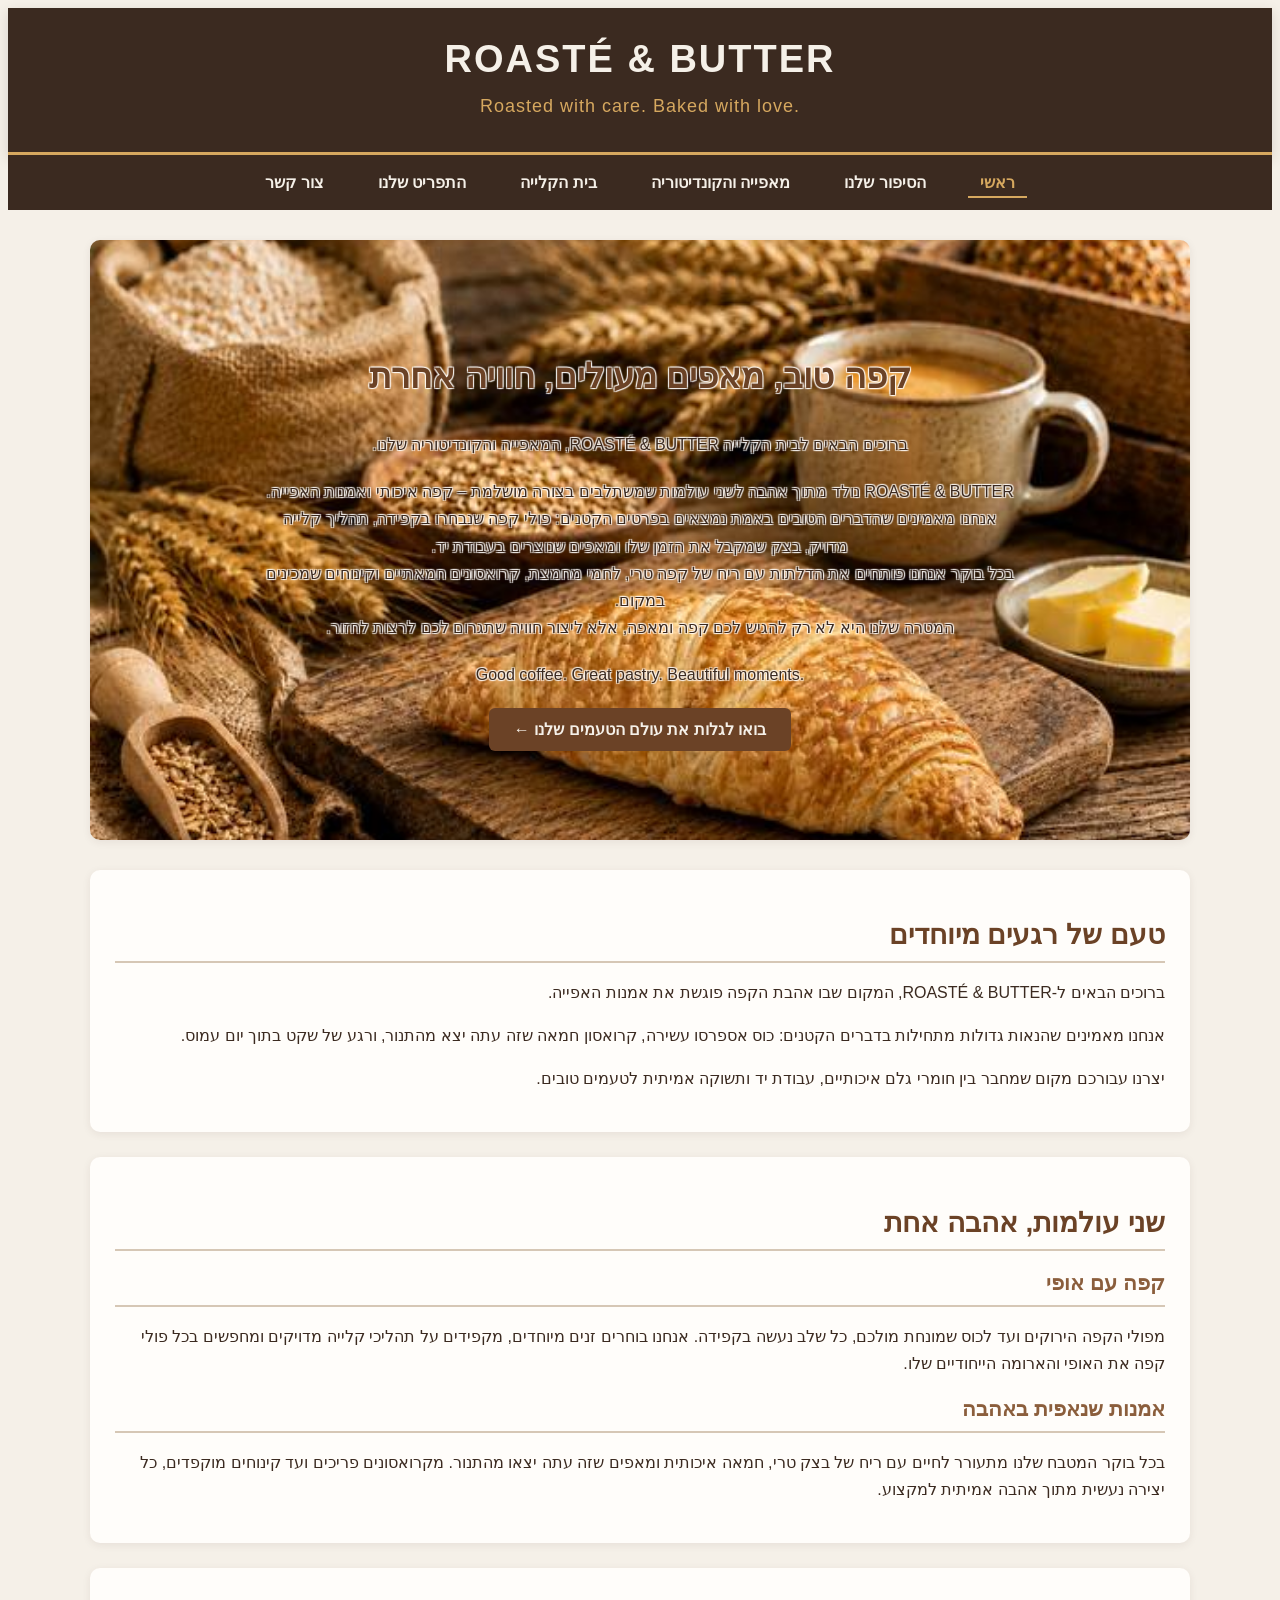
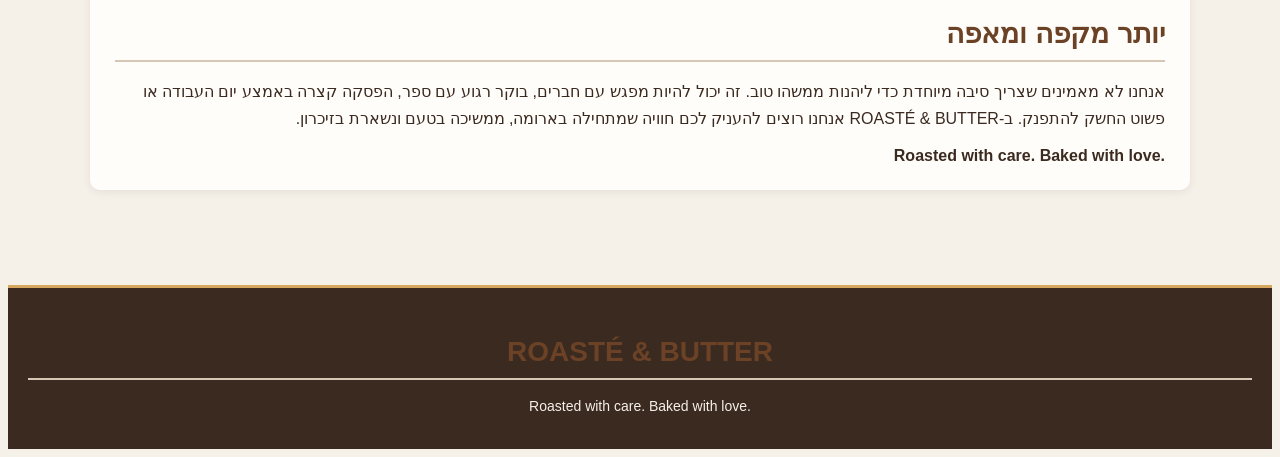
<file: index.html>
<!doctype html>
<html lang="he" dir="rtl">
  <head>
    <meta charset="UTF-8" />
    <meta name="viewport" content="width=device-width, initial-scale=1.0" />
    <title>ROASTÉ &amp; BUTTER</title>
    <link rel="stylesheet" href="style.css" />
  </head>
  <body>
    <header>
      <h1>
        <bdi lang="en" dir="ltr">ROASTÉ &amp; BUTTER</bdi>
      </h1>

      <p>
        <bdi lang="en" dir="ltr"> Roasted with care. Baked with love. </bdi>
      </p>
    </header>

    <nav>
        <button id="menuButton" aria-label="פתיחת תפריט" aria-expanded="false">
    ☰
</button>
      <ul id="navMenu">
        <li>
          <a href="index.html" class="active">ראשי</a>
        </li>

        <li>
          <a href="about.html">הסיפור שלנו</a>
        </li>
        <li>
          <a href="bakery.html">מאפייה והקונדיטוריה</a>
        </li>
        <li>
          <a href="coffee.html">בית הקלייה</a>
        </li>
        <li>
          <a href="menu.html">התפריט שלנו</a>
        </li>
        <li>
          <a href="contact.html">צור קשר</a>
        </li>
      </ul>
    </nav>

    <main>
      <section class="hero hero-banner">
        <div class="hero-content">
          <h2>קפה טוב, מאפים מעולים, חוויה אחרת</h2>

          <p dir="rtl">
            ברוכים הבאים לבית הקלייה
            <bdi lang="en" dir="ltr">ROASTÉ &amp; BUTTER</bdi>, המאפייה
            והקונדיטוריה שלנו.
          </p>

          <p>
            ROASTÉ &amp; BUTTER נולד מתוך אהבה לשני עולמות שמשתלבים בצורה מושלמת
            – קפה איכותי ואמנות האפייה. <br />

            אנחנו מאמינים שהדברים הטובים באמת נמצאים בפרטים הקטנים: פולי קפה
            שנבחרו בקפידה, תהליך קלייה מדויק, בצק שמקבל את הזמן שלו ומאפים
            שנוצרים בעבודת יד. <br />

            בכל בוקר אנחנו פותחים את הדלתות עם ריח של קפה טרי, לחמי מחמצת,
            קרואסונים חמאתיים וקינוחים שמכינים במקום. <br />

            המטרה שלנו היא לא רק להגיש לכם קפה ומאפה, אלא ליצור חוויה שתגרום לכם
            לרצות לחזור.
          </p>

          <p>
            <bdi lang="en" dir="ltr">
              Good coffee. Great pastry. Beautiful moments.
            </bdi>
          </p>

          <a href="bakery.html">בואו לגלות את עולם הטעמים שלנו ←</a>
        </div>
      </section>

      <section>
        <h2>טעם של רגעים מיוחדים</h2>

        <p>
          ברוכים הבאים ל-ROASTÉ &amp; BUTTER, המקום שבו אהבת הקפה פוגשת את אמנות
          האפייה.
        </p>

        <p>
          אנחנו מאמינים שהנאות גדולות מתחילות בדברים הקטנים: כוס אספרסו עשירה,
          קרואסון חמאה שזה עתה יצא מהתנור, ורגע של שקט בתוך יום עמוס.
        </p>

        <p>
          יצרנו עבורכם מקום שמחבר בין חומרי גלם איכותיים, עבודת יד ותשוקה אמיתית
          לטעמים טובים.
        </p>
      </section>

      <section>
        <h2>שני עולמות, אהבה אחת</h2>

        <h3>קפה עם אופי</h3>

        <p>
          מפולי הקפה הירוקים ועד לכוס שמונחת מולכם, כל שלב נעשה בקפידה. אנחנו
          בוחרים זנים מיוחדים, מקפידים על תהליכי קלייה מדויקים ומחפשים בכל פולי
          קפה את האופי והארומה הייחודיים שלו.
        </p>

        <h3>אמנות שנאפית באהבה</h3>

        <p>
          בכל בוקר המטבח שלנו מתעורר לחיים עם ריח של בצק טרי, חמאה איכותית
          ומאפים שזה עתה יצאו מהתנור. מקרואסונים פריכים ועד קינוחים מוקפדים, כל
          יצירה נעשית מתוך אהבה אמיתית למקצוע.
        </p>
      </section>

      <section>
        <h2>יותר מקפה ומאפה</h2>

         <p>
          אנחנו לא מאמינים שצריך סיבה מיוחדת כדי ליהנות ממשהו טוב. זה יכול להיות
          מפגש עם חברים, בוקר רגוע עם ספר, הפסקה קצרה באמצע יום העבודה או פשוט
          החשק להתפנק. ב-ROASTÉ &amp; BUTTER אנחנו רוצים להעניק לכם חוויה
          שמתחילה בארומה, ממשיכה בטעם ונשארת בזיכרון.
        </p>

<!-- 

       <button id="welcomeButton">לחץ כאן</button>
     <p id="welcomeMessage"></p>

        <button id="resetButton">איפוס</button>

... -->

        <strong>
          <bdi lang="en" dir="ltr"> Roasted with care. Baked with love. </bdi>
        </strong>
      </section>
    </main>

    <footer>
      <h2>
        <bdi lang="en" dir="ltr">ROASTÉ &amp; BUTTER</bdi>
      </h2>

      <p>
        <bdi lang="en" dir="ltr"> Roasted with care. Baked with love. </bdi>
      </p>
    </footer>

    <script src="script.js"></script>
  </body>
</html>
</file>
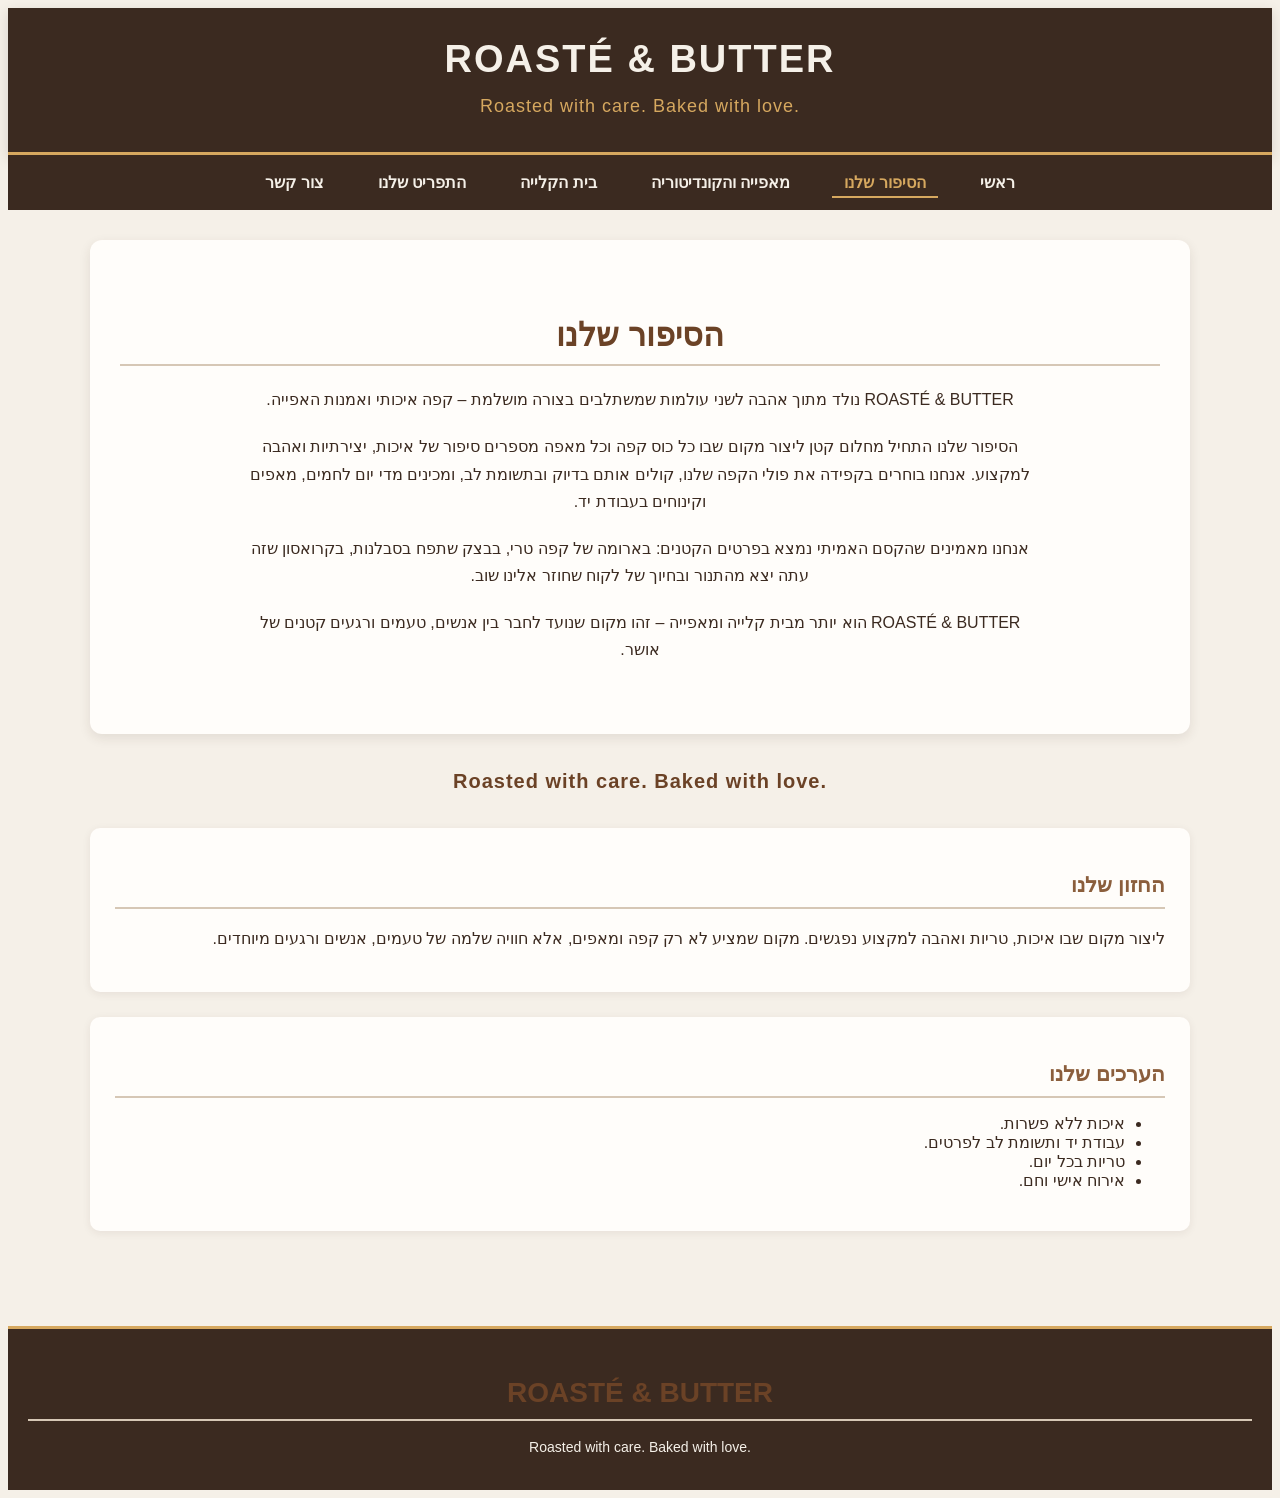
<file: about.html>
<!doctype html>
<html lang="he" dir="rtl">
  <head>
    <meta charset="UTF-8" />
    <meta name="viewport" content="width=device-width, initial-scale=1.0" />
    <title>הסיפור שלנו</title>
    <link rel="stylesheet" href="style.css" />
  </head>
  <body>
    <header>
      <h1>
        <bdi lang="en" dir="ltr">ROASTÉ &amp; BUTTER</bdi>
      </h1>

      <p>
        <bdi lang="en" dir="ltr"> Roasted with care. Baked with love. </bdi>
      </p>
    </header>

    <nav>
      <button id="menuButton" aria-label="פתיחת תפריט" aria-expanded="false">
    ☰
    </button>
      <ul id="navMenu">
        <li>
          <a href="index.html">ראשי</a>
        </li>

        <li>
          <a href="about.html" class="active">הסיפור שלנו</a>
        </li>
        <li>
          <a href="bakery.html">מאפייה והקונדיטוריה</a>
        </li>
        <li>
          <a href="coffee.html">בית הקלייה</a>
        </li>
        <li>
          <a href="menu.html">התפריט שלנו</a>
        </li>
        <li>
          <a href="contact.html">צור קשר</a>
        </li>
      </ul>
    </nav>

    <main>
      <section class="about-hero">
        <h2>הסיפור שלנו</h2>

        <p>
          ROASTÉ &amp; BUTTER נולד מתוך אהבה לשני עולמות שמשתלבים בצורה מושלמת –
          קפה איכותי ואמנות האפייה.
        </p>

        <p>
          הסיפור שלנו התחיל מחלום קטן ליצור מקום שבו כל כוס קפה וכל מאפה מספרים
          סיפור של איכות, יצירתיות ואהבה למקצוע. אנחנו בוחרים בקפידה את פולי
          הקפה שלנו, קולים אותם בדיוק ובתשומת לב, ומכינים מדי יום לחמים, מאפים
          וקינוחים בעבודת יד.
        </p>

        <p>
          אנחנו מאמינים שהקסם האמיתי נמצא בפרטים הקטנים: בארומה של קפה טרי, בבצק
          שתפח בסבלנות, בקרואסון שזה עתה יצא מהתנור ובחיוך של לקוח שחוזר אלינו
          שוב.
        </p>

        <p>
          ROASTÉ &amp; BUTTER הוא יותר מבית קלייה ומאפייה – זהו מקום שנועד לחבר
          בין אנשים, טעמים ורגעים קטנים של אושר.
        </p>
      </section>

      <p class="brand-slogan">
        <strong>
          <bdi lang="en" dir="ltr">Roasted with care. Baked with love.</bdi>
        </strong>
      </p>

      <section>
        <h3>החזון שלנו</h3>
        <p>
          ליצור מקום שבו איכות, טריות ואהבה למקצוע נפגשים. מקום שמציע לא רק קפה
          ומאפים, אלא חוויה שלמה של טעמים, אנשים ורגעים מיוחדים.
        </p>
      </section>

      <section>
        <h3>הערכים שלנו</h3>

        <ul>
          <li>איכות ללא פשרות.</li>
          <li>עבודת יד ותשומת לב לפרטים.</li>
          <li>טריות בכל יום.</li>
          <li>אירוח אישי וחם.</li>
        </ul>
      </section>
    </main>

    <footer>
      <h2>
        <bdi lang="en" dir="ltr">ROASTÉ &amp; BUTTER</bdi>
      </h2>

      <p>
        <bdi lang="en" dir="ltr"> Roasted with care. Baked with love. </bdi>
      </p>
    </footer>

    <script src="script.js"></script>
  </body>
</html>
</file>
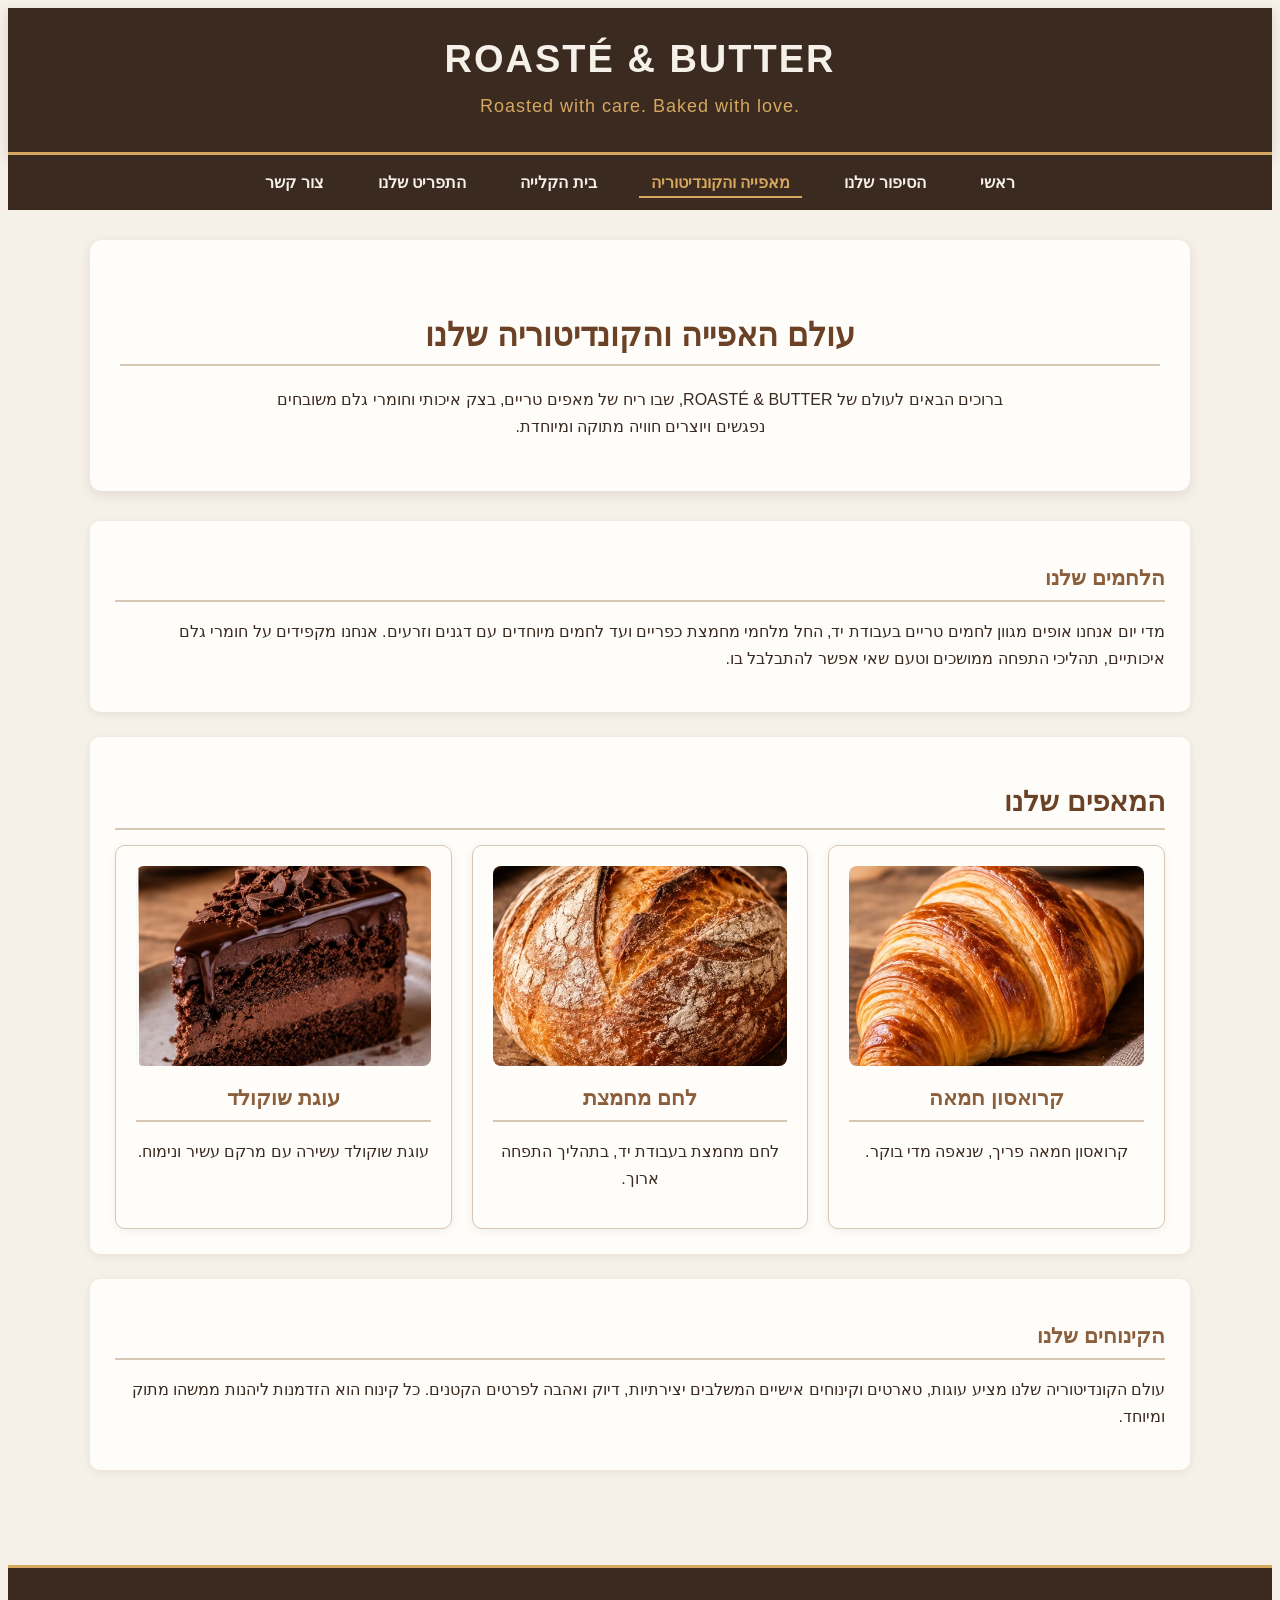
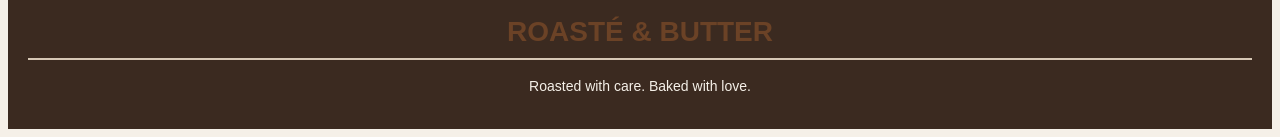
<file: bakery.html>
<!DOCTYPE html>
<html lang="he" dir="rtl">
<head>
    <meta charset="UTF-8">
    <meta name="viewport" content="width=device-width, initial-scale=1.0">
    <title>מאפייה וקונדיטוריה</title>
    <link rel="stylesheet" href="style.css">
</head>
<body>

     <header>
    <h1>
        <bdi lang="en" dir="ltr">ROASTÉ &amp; BUTTER</bdi>
    </h1>

    <p>
        <bdi lang="en" dir="ltr">
            Roasted with care. Baked with love.
        </bdi>
    </p>
</header>

<nav>

    <button id="menuButton" aria-label="פתיחת תפריט" aria-expanded="false">
    ☰
</button>
      <ul id="navMenu">

        <li>
            <a href="index.html">ראשי</a>
        </li>
        

        <li>
            <a href="about.html">הסיפור שלנו</a>
        </li>
        <li>
            <a href="bakery.html" class="active">מאפייה והקונדיטוריה</a>
        </li>
        <li> 
            <a href="coffee.html">בית הקלייה</a>
        </li>
        <li>
             <a href="menu.html">התפריט שלנו</a>
        </li>   
        <li>
            <a href="contact.html">צור קשר</a>
        </li>
        
        
    </ul>

</nav>

    <main>

        <section class="bakery-hero">


        <h2>
                עולם האפייה והקונדיטוריה שלנו

        </h2>

        <p>
               ברוכים הבאים לעולם של ROASTÉ &amp; BUTTER, שבו ריח של מאפים טריים, בצק איכותי וחומרי גלם משובחים נפגשים ויוצרים חוויה מתוקה ומיוחדת.
 
        </p>

        </section>
<section>

    <h3>הלחמים שלנו</h3>

    <p>
        מדי יום אנחנו אופים מגוון לחמים טריים בעבודת יד, החל מלחמי מחמצת כפריים ועד לחמים מיוחדים עם דגנים וזרעים. אנחנו מקפידים על חומרי גלם איכותיים, תהליכי התפחה ממושכים וטעם שאי אפשר להתבלבל בו.
    </p>

</section>


<section>
    <h2>המאפים שלנו</h2>

    <div class="products">

        <article class="product-card">
            <img src="images/croissant.jpg" alt="קרואסון חמאה טרי">
            <h3>קרואסון חמאה</h3>
            <p>קרואסון חמאה פריך, שנאפה מדי בוקר.</p>
        </article>

        <article class="product-card">
            <img src="images/sourdough.jpg" alt="לחם מחמצת טרי">
            <h3>לחם מחמצת</h3>
            <p>לחם מחמצת בעבודת יד, בתהליך התפחה ארוך.</p>
        </article>

        <article class="product-card">
            <img src="images/chocolate-cake.jpg" alt="עוגת שוקולד">
            <h3>עוגת שוקולד</h3>
            <p>עוגת שוקולד עשירה עם מרקם עשיר ונימוח.</p>
        </article>

    </div>
</section>

<section>

    <h3>הקינוחים שלנו</h3>

    <p>
        עולם הקונדיטוריה שלנו מציע עוגות, טארטים וקינוחים אישיים המשלבים יצירתיות, דיוק ואהבה לפרטים הקטנים. כל קינוח הוא הזדמנות ליהנות ממשהו מתוק ומיוחד.
    </p>

</section>


    </main>

    <footer>
    <h2>
        <bdi lang="en" dir="ltr">ROASTÉ &amp; BUTTER</bdi>
    </h2>

    <p>
        <bdi lang="en" dir="ltr">
            Roasted with care. Baked with love.
        </bdi>
    </p>
</footer>



    <script src="script.js"></script>

</body>
</html>
</file>
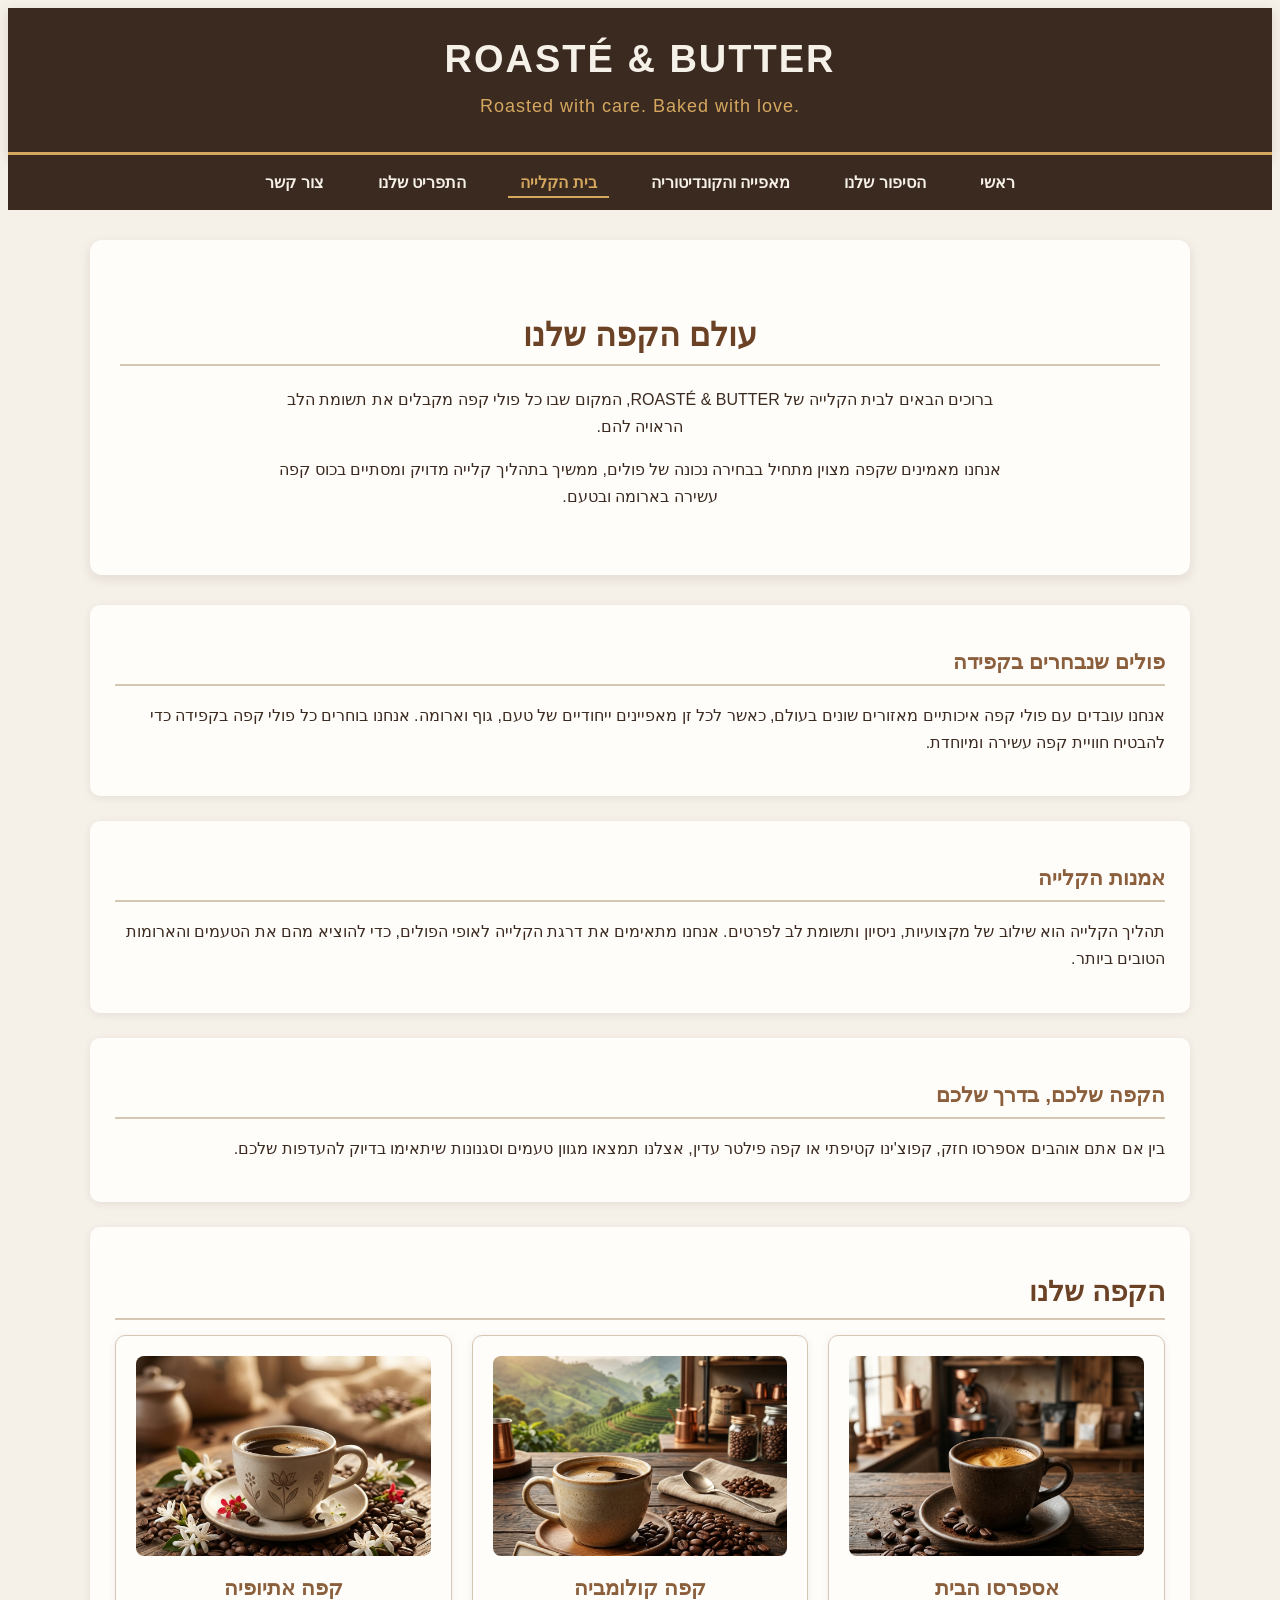
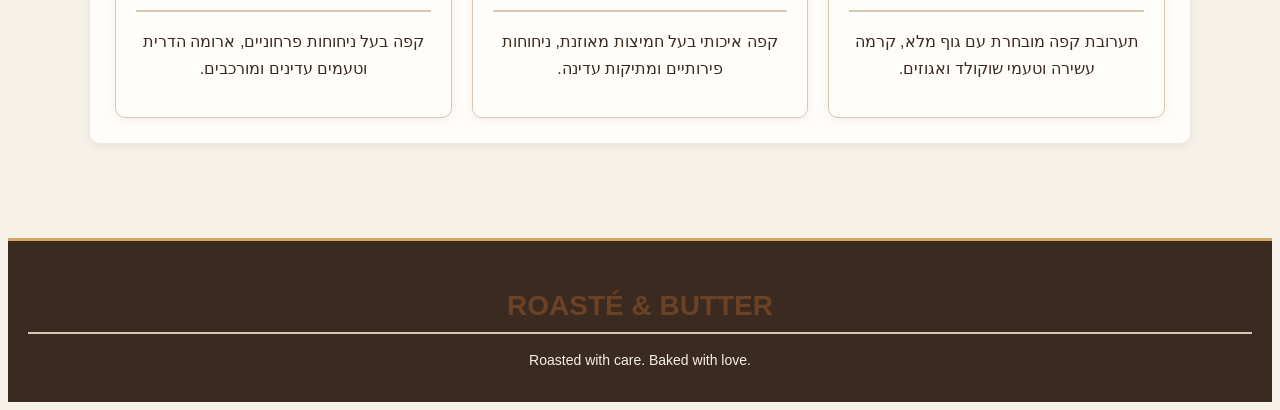
<file: coffee.html>
<!DOCTYPE html>
<html lang="he" dir="rtl">
<head>
    <meta charset="UTF-8">
    <meta name="viewport" content="width=device-width, initial-scale=1.0">
    <title>בית הקלייה</title>
    <link rel="stylesheet" href="style.css">
</head>
<body>

     <header>
    <h1>
        <bdi lang="en" dir="ltr">ROASTÉ &amp; BUTTER</bdi>
    </h1>

    <p>
        <bdi lang="en" dir="ltr">
            Roasted with care. Baked with love.
        </bdi>
    </p>
    
    </header>

    <nav>
<button id="menuButton" aria-label="פתיחת תפריט" aria-expanded="false">
    ☰
</button>
      <ul id="navMenu">

        <li>
            <a href="index.html">ראשי</a>
        </li>
        

        <li>
            <a href="about.html">הסיפור שלנו</a>
        </li>
        <li>
            <a href="bakery.html">מאפייה והקונדיטוריה</a>
        </li>
        <li> 
            <a href="coffee.html" class="active">בית הקלייה</a>
        </li>
        <li>
             <a href="menu.html">התפריט שלנו</a>
        </li>   
        <li>
            <a href="contact.html">צור קשר</a>
        </li>
        
        
    </ul>

</nav>

<main>
   
    <section class="coffee-hero">

    <h2>
        עולם הקפה שלנו
    </h2>

    <p>
        ברוכים הבאים לבית הקלייה של ROASTÉ &amp; BUTTER, המקום שבו כל פולי קפה מקבלים את תשומת הלב הראויה להם.
    </p>

    <p>
        אנחנו מאמינים שקפה מצוין מתחיל בבחירה נכונה של פולים, ממשיך בתהליך קלייה מדויק ומסתיים בכוס קפה עשירה בארומה ובטעם.
    </p>

</section>

<section>
    <h3>
        פולים שנבחרים בקפידה
    </h3>

    <p>
        אנחנו עובדים עם פולי קפה איכותיים מאזורים שונים בעולם, כאשר לכל זן מאפיינים ייחודיים של טעם, גוף וארומה. אנחנו בוחרים כל פולי קפה בקפידה כדי להבטיח חוויית קפה עשירה ומיוחדת.
    </p>
</section>

    <section>
    <h3>
        אמנות הקלייה
    </h3>

    <p>
        תהליך הקלייה הוא שילוב של מקצועיות, ניסיון ותשומת לב לפרטים. אנחנו מתאימים את דרגת הקלייה לאופי הפולים, כדי להוציא מהם את הטעמים והארומות הטובים ביותר.
    </p>
</section>

    <section>
    <h3>
        הקפה שלכם, בדרך שלכם
    </h3>

    <p>
        בין אם אתם אוהבים אספרסו חזק, קפוצ'ינו קטיפתי או קפה פילטר עדין, אצלנו תמצאו מגוון טעמים וסגנונות שיתאימו בדיוק להעדפות שלכם.
    </p>
</section>

    <section>
    <h2>הקפה שלנו</h2>

    <div class="products">

        <article class="product-card">

            <img src="images/espresso.jpg"   alt="כוס אספרסו">
            <h3>אספרסו הבית</h3>
            <p>תערובת קפה מובחרת עם גוף מלא, קרמה עשירה וטעמי שוקולד ואגוזים.</p>

        </article>

        <article class="product-card">

            <img src="images/colombia.jpg" alt="פולי קפה קולומביאני">
            <h3>קפה קולומביה</h3>
            <p>קפה איכותי בעל חמיצות מאוזנת, ניחוחות פירותיים ומתיקות עדינה.</p>

        </article>

        <article class="product-card"> 

            <img src="images/ethiopia.jpg" alt="כוס קפה אתיופי">
            <h3>קפה אתיופיה</h3>
            <p>קפה בעל ניחוחות פרחוניים, ארומה הדרית וטעמים עדינים ומורכבים.</p>

        </article>
        

    </div>
</section>

</main>
    
<footer>
    <h2>
        <bdi lang="en" dir="ltr">ROASTÉ &amp; BUTTER</bdi>
    </h2>

    <p>
        <bdi lang="en" dir="ltr">
            Roasted with care. Baked with love.
        </bdi>
    </p>
</footer>
    
    <script src="script.js"></script>

</body>
</html>
</file>
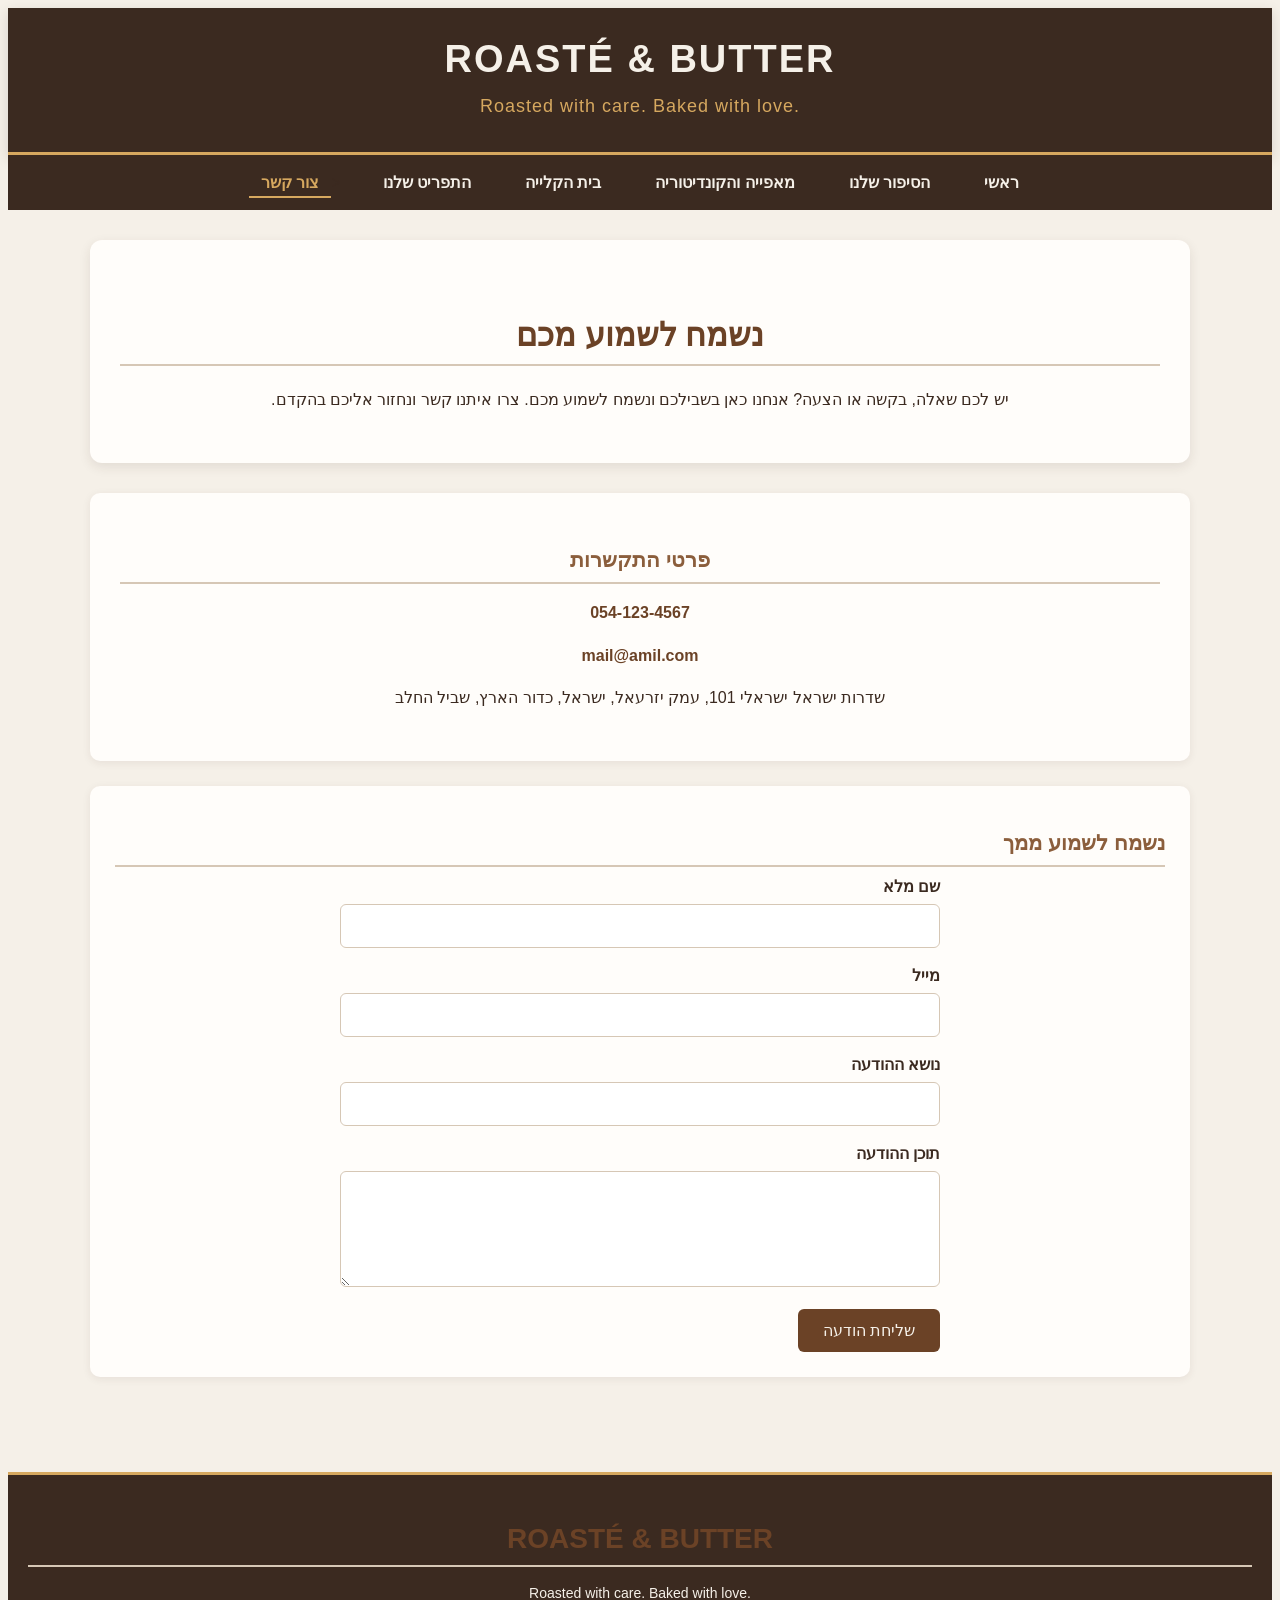
<file: contact.html>
<!DOCTYPE html>
<html lang="he" dir="rtl">
<head>
    <meta charset="UTF-8">
    <meta name="viewport" content="width=device-width, initial-scale=1.0">
    <title>צור קשר</title>
    <link rel="stylesheet" href="style.css">
</head>
<body>

     <header>
    <h1>
        <bdi lang="en" dir="ltr">ROASTÉ &amp; BUTTER</bdi>
    </h1>

    <p>
        <bdi lang="en" dir="ltr">
            Roasted with care. Baked with love.
        </bdi>
    </p>
</header>

<nav>
<button id="menuButton" aria-label="פתיחת תפריט" aria-expanded="false">
    ☰
</button>
      <ul id="navMenu">

        <li>
            <a href="index.html">ראשי</a>
        </li>
        

        <li>
            <a href="about.html">הסיפור שלנו</a>
        </li>
        <li>
            <a href="bakery.html">מאפייה והקונדיטוריה</a>
        </li>
        <li> 
            <a href="coffee.html">בית הקלייה</a>
        </li>
        <li>
             <a href="menu.html">התפריט שלנו</a>
        </li>   
        <li>
            <<a href="contact.html" class="active">צור קשר</a>
        </li>
        
        
    </ul>

</nav>

<main>

    <section class="contact-hero">
    <h2>נשמח לשמוע מכם</h2>

    <p>
        יש לכם שאלה, בקשה או הצעה?
        אנחנו כאן בשבילכם ונשמח לשמוע מכם.
        צרו איתנו קשר ונחזור אליכם בהקדם.
    </p>
    </section>
    
    <section class="contact-details">
        <h3>
        פרטי התקשרות
        </h3>

        <p>
            <a href="tel:0541234567">054-123-4567</a>
        </p>   

        <p>
            <a href="mailto:mail@amil.com">mail@amil.com</a>
        </p>

        <p>
     שדרות ישראל ישראלי 101, עמק יזרעאל, ישראל, כדור הארץ, שביל החלב

        </p>

    </section>
    


    <section class="contact-form">        
         <h3>

             נשמח לשמוע ממך

        </h3>
            <form action="">
        <label for="name">שם מלא</label>
        <input type="text" id="name" name="name" required>
        <label for="email">מייל</label>
        <input type="email" id="email" name="email" required>
        <label for="subject">נושא ההודעה</label>
        <input type="text" id="subject" name="subject" required>

        <label for="message">תוכן ההודעה</label>
        <textarea id="message" name="message" rows="5" required></textarea>

        <button type="submit">שליחת הודעה</button>
    </form>
    </section>

    


        


</main>

<footer>
    <h2>
        <bdi lang="en" dir="ltr">ROASTÉ &amp; BUTTER</bdi>
    </h2>

    <p>
        <bdi lang="en" dir="ltr">
            Roasted with care. Baked with love.
        </bdi>
    </p>
</footer>

    <script src="script.js"></script>

</body>
</html>
</file>
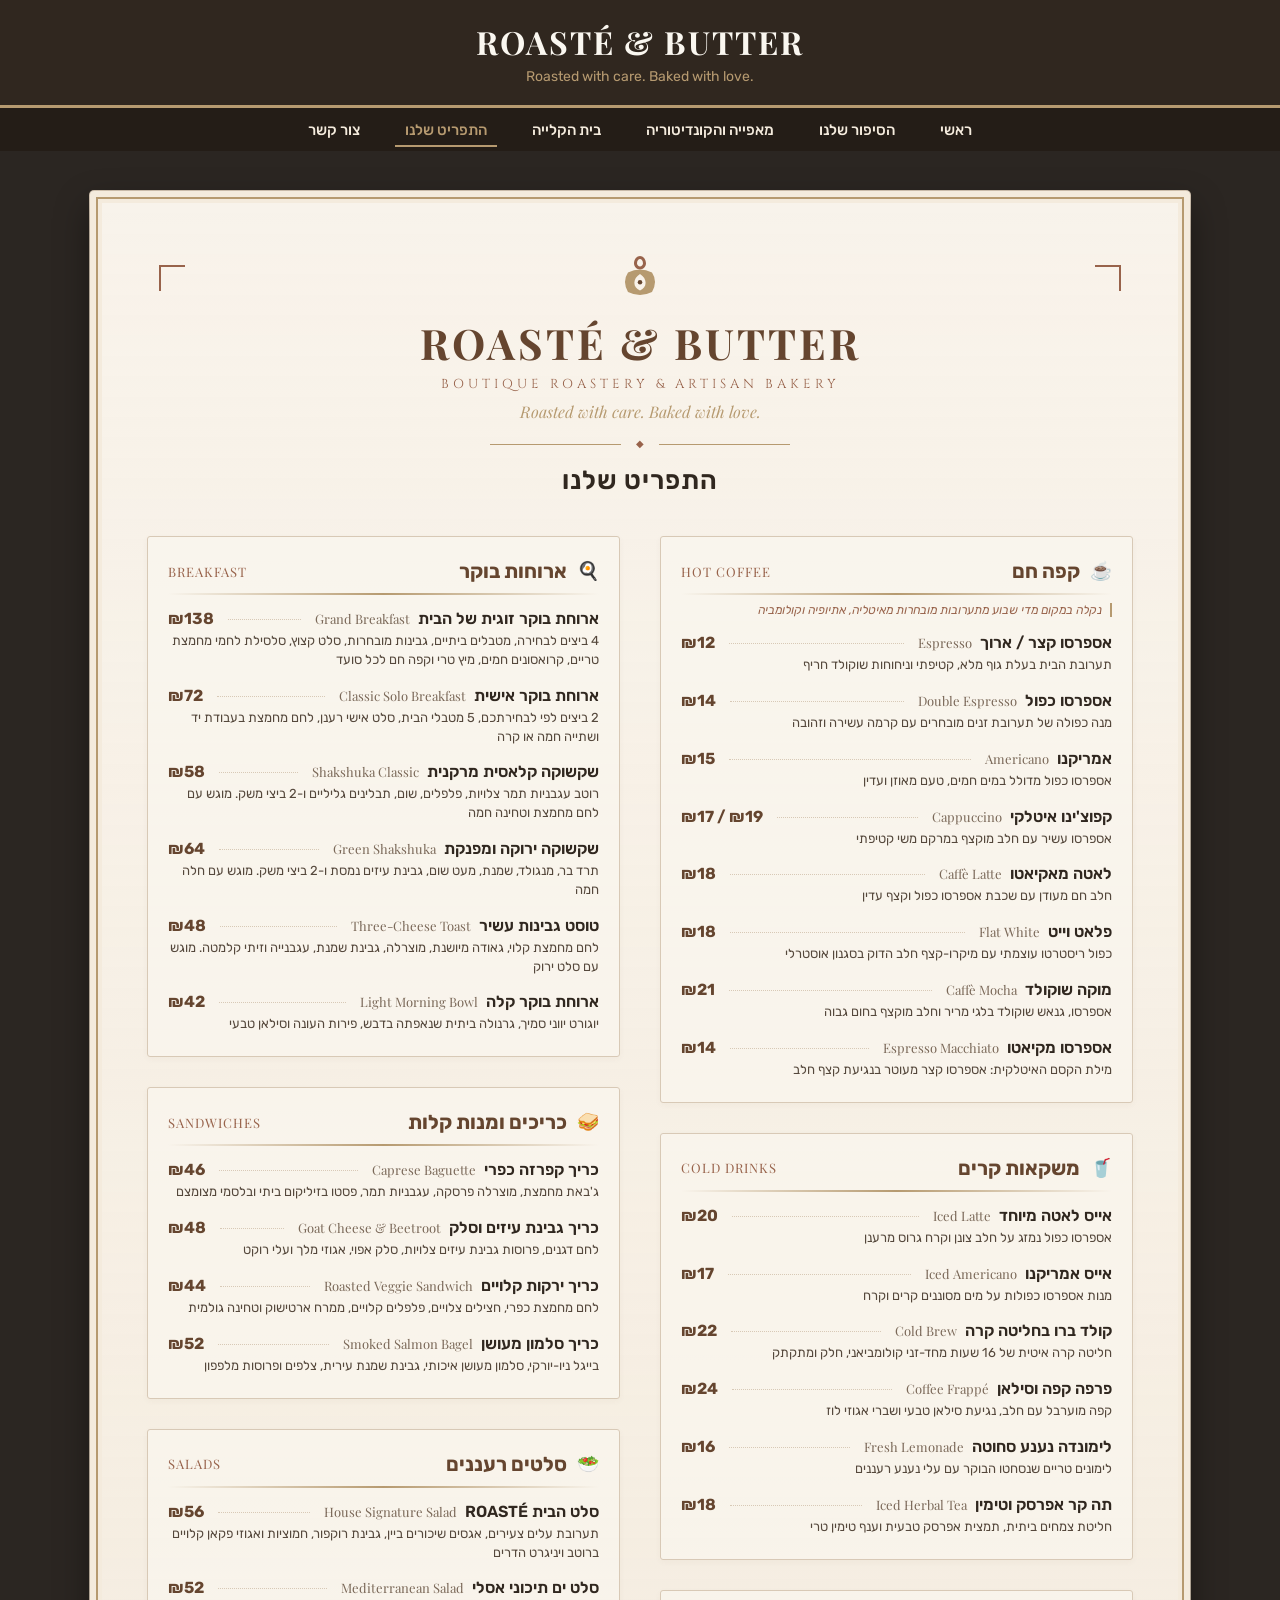
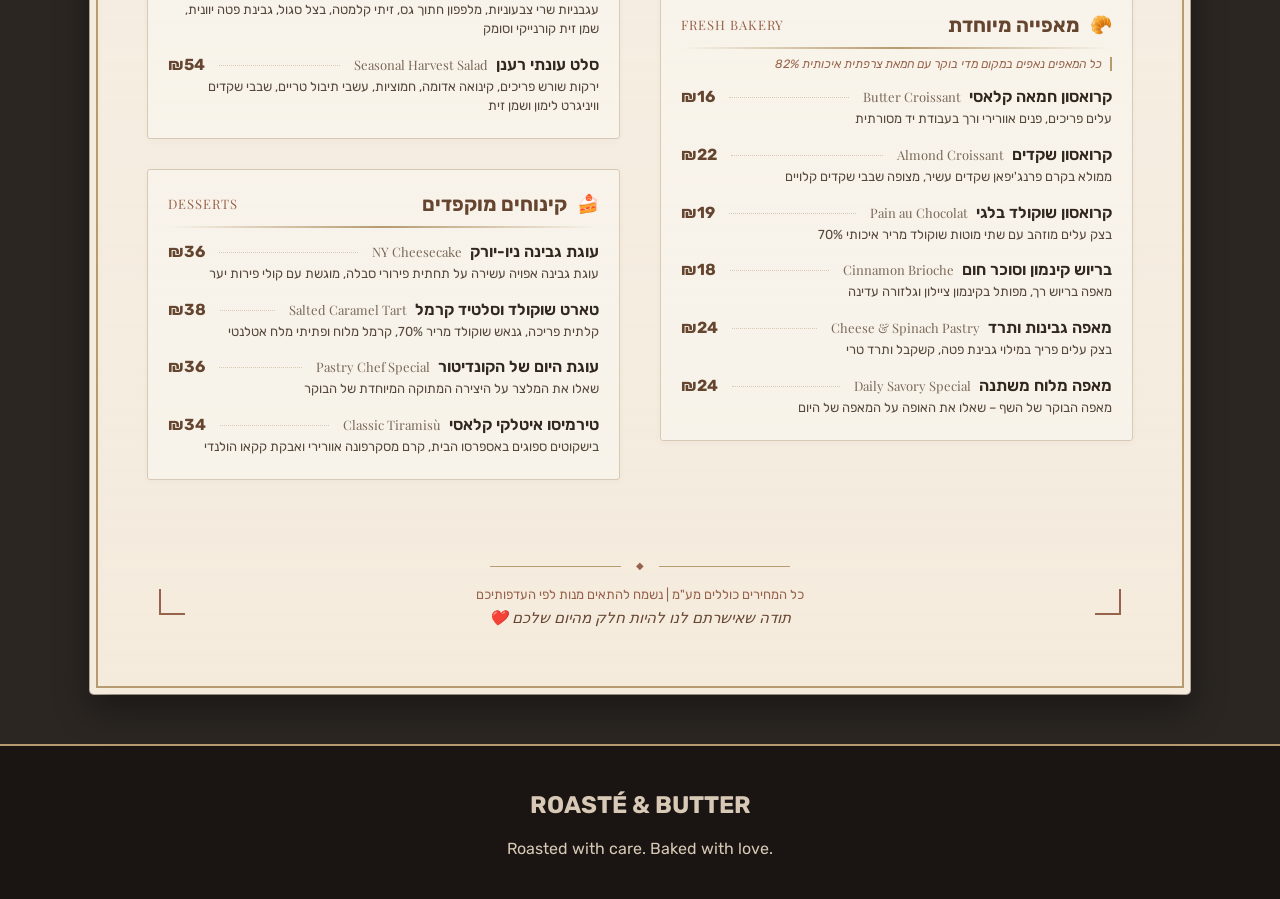
<file: menu.html>
<!DOCTYPE html>
<html lang="he" dir="rtl">
<head>
    <meta charset="UTF-8">
    <meta name="viewport" content="width=device-width, initial-scale=1.0">
    <title>תפריט מודפס | ROASTÉ & BUTTER</title>
    <!-- Google Fonts for European / Editorial feel -->
    <link rel="preconnect" href="https://fonts.googleapis.com">
    <link rel="preconnect" href="https://fonts.gstatic.com" crossorigin>
    <link href="https://fonts.googleapis.com/css2?family=Playfair+Display:ital,wght@0,400;0,600;0,700;1,400&family=Rubik:ital,wght@0,300;0,400;0,500;0,600;0,700;1,400&family=Cinzel:wght@400;600;700&display=swap" rel="stylesheet">
    <link rel="stylesheet" href="menu.css">
</head>
<body>

    <!-- Bar for web navigation -->
    <header class="site-header">
        <div class="site-header-inner">
            <h1 class="site-logo"><bdi lang="en" dir="ltr">ROASTÉ &amp; BUTTER</bdi></h1>
            <p class="site-tagline"><bdi lang="en" dir="ltr">Roasted with care. Baked with love.</bdi></p>
        </div>
    </header>

    <nav class="site-nav">
        <button id="menuButton" aria-label="פתיחת תפריט" aria-expanded="false">☰</button>
        <ul id="navMenu">
            <li><a href="index.html">ראשי</a></li>
            <li><a href="about.html">הסיפור שלנו</a></li>
            <li><a href="bakery.html">מאפייה והקונדיטוריה</a></li>
            <li><a href="coffee.html">בית הקלייה</a></li>
            <li><a href="menu.html" class="active">התפריט שלנו</a></li>
            <li><a href="contact.html">צור קשר</a></li>
        </ul>
    </nav>

    <!-- Main Printed Menu Card Canvas -->
    <main class="menu-page-container">
        <div class="menu-card" id="printable-menu">
            
            <!-- Menu Header Header -->
            <header class="menu-header">
                <div class="menu-corner-ornament top-left"></div>
                <div class="menu-corner-ornament top-right"></div>
                
                <div class="brand-crest">
                    <svg class="crest-icon" viewBox="0 0 64 64" width="48" height="48">
                        <path fill="#98634B" d="M32,4 C36,4 40,8 40,14 C40,18 36,22 32,22 C28,22 24,18 24,14 C24,8 28,4 32,4 Z M32,8 C30,8 28,10 28,14 C28,16 30,18 32,18 C34,18 36,16 36,14 C36,10 34,8 32,8 Z"/>
                        <path fill="#B69A70" d="M16,26 Q32,18 48,26 Q56,38 48,52 Q32,60 16,52 Q8,38 16,26 Z M32,28 C22,34 22,46 32,50 C42,46 42,34 32,28 Z"/>
                        <circle cx="32" cy="39" r="3" fill="#65452F"/>
                    </svg>
                </div>
                
                <h1 class="menu-title"><bdi lang="en" dir="ltr">ROASTÉ &amp; BUTTER</bdi></h1>
                <div class="menu-subtitle-en"><bdi lang="en" dir="ltr">Boutique Roastery &amp; Artisan Bakery</bdi></div>
                <p class="menu-slogan"><bdi lang="en" dir="ltr">Roasted with care. Baked with love.</bdi></p>
                
                <div class="menu-divider-ornament">
                    <span class="line"></span>
                    <span class="diamond">◆</span>
                    <span class="line"></span>
                </div>
                <h2 class="menu-heading-main">התפריט שלנו</h2>
            </header>

            <!-- Menu Content Layout: 2 Columns -->
            <div class="menu-grid">
                
                <!-- RIGHT COLUMN -->
                <div class="menu-column">
                    
                    <!-- Section A: Hot Coffee -->
                    <section class="menu-section">
                        <div class="section-header">
                            <span class="section-icon">☕</span>
                            <h2>קפה חם <span class="en-sub"><bdi lang="en" dir="ltr">HOT COFFEE</bdi></span></h2>
                        </div>
                        <div class="section-divider"></div>
                        <p class="section-note">נקלה במקום מדי שבוע מתערובות מובחרות מאיטליה, אתיופיה וקולומביה</p>

                        <div class="menu-items-list">
                            <article class="menu-item">
                                <div class="item-header">
                                    <h3 class="item-title">אספרסו קצר / ארוך <span class="item-en"><bdi lang="en" dir="ltr">Espresso</bdi></span></h3>
                                    <div class="item-dots"></div>
                                    <span class="item-price">₪12</span>
                                </div>
                                <p class="item-desc">תערובת הבית בעלת גוף מלא, קטיפתי וניחוחות שוקולד חריף</p>
                            </article>

                            <article class="menu-item">
                                <div class="item-header">
                                    <h3 class="item-title">אספרסו כפול <span class="item-en"><bdi lang="en" dir="ltr">Double Espresso</bdi></span></h3>
                                    <div class="item-dots"></div>
                                    <span class="item-price">₪14</span>
                                </div>
                                <p class="item-desc">מנה כפולה של תערובת זנים מובחרים עם קרמה עשירה וזהובה</p>
                            </article>

                            <article class="menu-item">
                                <div class="item-header">
                                    <h3 class="item-title">אמריקנו <span class="item-en"><bdi lang="en" dir="ltr">Americano</bdi></span></h3>
                                    <div class="item-dots"></div>
                                    <span class="item-price">₪15</span>
                                </div>
                                <p class="item-desc">אספרסו כפול מדולל במים חמים, טעם מאוזן ועדין</p>
                            </article>

                            <article class="menu-item">
                                <div class="item-header">
                                    <h3 class="item-title">קפוצ'ינו איטלקי <span class="item-en"><bdi lang="en" dir="ltr">Cappuccino</bdi></span></h3>
                                    <div class="item-dots"></div>
                                    <span class="item-price">₪17 / ₪19</span>
                                </div>
                                <p class="item-desc">אספרסו עשיר עם חלב מוקצף במרקם משי קטיפתי</p>
                            </article>

                            <article class="menu-item">
                                <div class="item-header">
                                    <h3 class="item-title">לאטה מאקיאטו <span class="item-en"><bdi lang="en" dir="ltr">Caffè Latte</bdi></span></h3>
                                    <div class="item-dots"></div>
                                    <span class="item-price">₪18</span>
                                </div>
                                <p class="item-desc">חלב חם מעודן עם שכבת אספרסו כפול וקצף עדין</p>
                            </article>

                            <article class="menu-item">
                                <div class="item-header">
                                    <h3 class="item-title">פלאט וייט <span class="item-en"><bdi lang="en" dir="ltr">Flat White</bdi></span></h3>
                                    <div class="item-dots"></div>
                                    <span class="item-price">₪18</span>
                                </div>
                                <p class="item-desc">כפול ריסטרטו עוצמתי עם מיקרו-קצף חלב הדוק בסגנון אוסטרלי</p>
                            </article>

                            <article class="menu-item">
                                <div class="item-header">
                                    <h3 class="item-title">מוקה שוקולד <span class="item-en"><bdi lang="en" dir="ltr">Caffè Mocha</bdi></span></h3>
                                    <div class="item-dots"></div>
                                    <span class="item-price">₪21</span>
                                </div>
                                <p class="item-desc">אספרסו, גנאש שוקולד בלגי מריר וחלב מוקצף בחום גבוה</p>
                            </article>

                            <article class="menu-item">
                                <div class="item-header">
                                    <h3 class="item-title">אספרסו מקיאטו <span class="item-en"><bdi lang="en" dir="ltr">Espresso Macchiato</bdi></span></h3>
                                    <div class="item-dots"></div>
                                    <span class="item-price">₪14</span>
                                </div>
                                <p class="item-desc">מילת הקסם האיטלקית: אספרסו קצר מעוטר בנגיעת קצף חלב</p>
                            </article>
                        </div>
                    </section>

                    <!-- Section B: Cold Drinks -->
                    <section class="menu-section">
                        <div class="section-header">
                            <span class="section-icon">🥤</span>
                            <h2>משקאות קרים <span class="en-sub"><bdi lang="en" dir="ltr">COLD DRINKS</bdi></span></h2>
                        </div>
                        <div class="section-divider"></div>

                        <div class="menu-items-list">
                            <article class="menu-item">
                                <div class="item-header">
                                    <h3 class="item-title">אייס לאטה מיוחד <span class="item-en"><bdi lang="en" dir="ltr">Iced Latte</bdi></span></h3>
                                    <div class="item-dots"></div>
                                    <span class="item-price">₪20</span>
                                </div>
                                <p class="item-desc">אספרסו כפול נמזג על חלב צונן וקרח גרוס מרענן</p>
                            </article>

                            <article class="menu-item">
                                <div class="item-header">
                                    <h3 class="item-title">אייס אמריקנו <span class="item-en"><bdi lang="en" dir="ltr">Iced Americano</bdi></span></h3>
                                    <div class="item-dots"></div>
                                    <span class="item-price">₪17</span>
                                </div>
                                <p class="item-desc">מנות אספרסו כפולות על מים מסוננים קרים וקרח</p>
                            </article>

                            <article class="menu-item">
                                <div class="item-header">
                                    <h3 class="item-title">קולד ברו בחליטה קרה <span class="item-en"><bdi lang="en" dir="ltr">Cold Brew</bdi></span></h3>
                                    <div class="item-dots"></div>
                                    <span class="item-price">₪22</span>
                                </div>
                                <p class="item-desc">חליטה קרה איטית של 16 שעות מחד-זני קולומביאני, חלק ומתקתק</p>
                            </article>

                            <article class="menu-item">
                                <div class="item-header">
                                    <h3 class="item-title">פרפה קפה וסילאן <span class="item-en"><bdi lang="en" dir="ltr">Coffee Frappé</bdi></span></h3>
                                    <div class="item-dots"></div>
                                    <span class="item-price">₪24</span>
                                </div>
                                <p class="item-desc">קפה מוערבל עם חלב, נגיעת סילאן טבעי ושברי אגוזי לוז</p>
                            </article>

                            <article class="menu-item">
                                <div class="item-header">
                                    <h3 class="item-title">לימונדה נענע סחוטה <span class="item-en"><bdi lang="en" dir="ltr">Fresh Lemonade</bdi></span></h3>
                                    <div class="item-dots"></div>
                                    <span class="item-price">₪16</span>
                                </div>
                                <p class="item-desc">לימונים טריים שנסחטו הבוקר עם עלי נענע רעננים</p>
                            </article>

                            <article class="menu-item">
                                <div class="item-header">
                                    <h3 class="item-title">תה קר אפרסק וטימין <span class="item-en"><bdi lang="en" dir="ltr">Iced Herbal Tea</bdi></span></h3>
                                    <div class="item-dots"></div>
                                    <span class="item-price">₪18</span>
                                </div>
                                <p class="item-desc">חליטת צמחים ביתית, תמצית אפרסק טבעית וענף טימין טרי</p>
                            </article>
                        </div>
                    </section>

                    <!-- Section F: Fresh Bakery -->
                    <section class="menu-section">
                        <div class="section-header">
                            <span class="section-icon">🥐</span>
                            <h2>מאפייה מיוחדת <span class="en-sub"><bdi lang="en" dir="ltr">FRESH BAKERY</bdi></span></h2>
                        </div>
                        <div class="section-divider"></div>
                        <p class="section-note">כל המאפים נאפים במקום מדי בוקר עם חמאת צרפתית איכותית 82%</p>

                        <div class="menu-items-list">
                            <article class="menu-item">
                                <div class="item-header">
                                    <h3 class="item-title">קרואסון חמאה קלאסי <span class="item-en"><bdi lang="en" dir="ltr">Butter Croissant</bdi></span></h3>
                                    <div class="item-dots"></div>
                                    <span class="item-price">₪16</span>
                                </div>
                                <p class="item-desc">עלים פריכים, פנים אוורירי ורך בעבודת יד מסורתית</p>
                            </article>

                            <article class="menu-item">
                                <div class="item-header">
                                    <h3 class="item-title">קרואסון שקדים <span class="item-en"><bdi lang="en" dir="ltr">Almond Croissant</bdi></span></h3>
                                    <div class="item-dots"></div>
                                    <span class="item-price">₪22</span>
                                </div>
                                <p class="item-desc">ממולא בקרם פרנג'יפאן שקדים עשיר, מצופה שבבי שקדים קלויים</p>
                            </article>

                            <article class="menu-item">
                                <div class="item-header">
                                    <h3 class="item-title">קרואסון שוקולד בלגי <span class="item-en"><bdi lang="en" dir="ltr">Pain au Chocolat</bdi></span></h3>
                                    <div class="item-dots"></div>
                                    <span class="item-price">₪19</span>
                                </div>
                                <p class="item-desc">בצק עלים מוזהב עם שתי מוטות שוקולד מריר איכותי 70%</p>
                            </article>

                            <article class="menu-item">
                                <div class="item-header">
                                    <h3 class="item-title">בריוש קינמון וסוכר חום <span class="item-en"><bdi lang="en" dir="ltr">Cinnamon Brioche</bdi></span></h3>
                                    <div class="item-dots"></div>
                                    <span class="item-price">₪18</span>
                                </div>
                                <p class="item-desc">מאפה בריוש רך, מפותל בקינמון ציילון וגלזורה עדינה</p>
                            </article>

                            <article class="menu-item">
                                <div class="item-header">
                                    <h3 class="item-title">מאפה גבינות ותרד <span class="item-en"><bdi lang="en" dir="ltr">Cheese &amp; Spinach Pastry</bdi></span></h3>
                                    <div class="item-dots"></div>
                                    <span class="item-price">₪24</span>
                                </div>
                                <p class="item-desc">בצק עלים פריך במילוי גבינת פטה, קשקבל ותרד טרי</p>
                            </article>

                            <article class="menu-item">
                                <div class="item-header">
                                    <h3 class="item-title">מאפה מלוח משתנה <span class="item-en"><bdi lang="en" dir="ltr">Daily Savory Special</bdi></span></h3>
                                    <div class="item-dots"></div>
                                    <span class="item-price">₪24</span>
                                </div>
                                <p class="item-desc">מאפה הבוקר של השף – שאלו את האופה על המאפה של היום</p>
                            </article>
                        </div>
                    </section>

                </div>

                <!-- LEFT COLUMN -->
                <div class="menu-column">

                    <!-- Section C: Breakfast -->
                    <section class="menu-section">
                        <div class="section-header">
                            <span class="section-icon">🍳</span>
                            <h2>ארוחות בוקר <span class="en-sub"><bdi lang="en" dir="ltr">BREAKFAST</bdi></span></h2>
                        </div>
                        <div class="section-divider"></div>

                        <div class="menu-items-list">
                            <article class="menu-item">
                                <div class="item-header">
                                    <h3 class="item-title">ארוחת בוקר זוגית של הבית <span class="item-en"><bdi lang="en" dir="ltr">Grand Breakfast</bdi></span></h3>
                                    <div class="item-dots"></div>
                                    <span class="item-price">₪138</span>
                                </div>
                                <p class="item-desc">4 ביצים לבחירה, מטבלים ביתיים, גבינות מובחרות, סלט קצוץ, סלסילת לחמי מחמצת טריים, קרואסונים חמים, מיץ טרי וקפה חם לכל סועד</p>
                            </article>

                            <article class="menu-item">
                                <div class="item-header">
                                    <h3 class="item-title">ארוחת בוקר אישית <span class="item-en"><bdi lang="en" dir="ltr">Classic Solo Breakfast</bdi></span></h3>
                                    <div class="item-dots"></div>
                                    <span class="item-price">₪72</span>
                                </div>
                                <p class="item-desc">2 ביצים לפי לבחירתכם, 5 מטבלי הבית, סלט אישי רענן, לחם מחמצת בעבודת יד ושתייה חמה או קרה</p>
                            </article>

                            <article class="menu-item">
                                <div class="item-header">
                                    <h3 class="item-title">שקשוקה קלאסית מרקנית <span class="item-en"><bdi lang="en" dir="ltr">Shakshuka Classic</bdi></span></h3>
                                    <div class="item-dots"></div>
                                    <span class="item-price">₪58</span>
                                </div>
                                <p class="item-desc">רוטב עגבניות תמר צלויות, פלפלים, שום, תבלינים גליליים ו-2 ביצי משק. מוגש עם לחם מחמצת וטחינה חמה</p>
                            </article>

                            <article class="menu-item">
                                <div class="item-header">
                                    <h3 class="item-title">שקשוקה ירוקה ומפנקת <span class="item-en"><bdi lang="en" dir="ltr">Green Shakshuka</bdi></span></h3>
                                    <div class="item-dots"></div>
                                    <span class="item-price">₪64</span>
                                </div>
                                <p class="item-desc">תרד בר, מנגולד, שמנת, מעט שום, גבינת עיזים נמסת ו-2 ביצי משק. מוגש עם חלה חמה</p>
                            </article>

                            <article class="menu-item">
                                <div class="item-header">
                                    <h3 class="item-title">טוסט גבינות עשיר <span class="item-en"><bdi lang="en" dir="ltr">Three-Cheese Toast</bdi></span></h3>
                                    <div class="item-dots"></div>
                                    <span class="item-price">₪48</span>
                                </div>
                                <p class="item-desc">לחם מחמצת קלוי, גאודה מיושנת, מוצרלה, גבינת שמנת, עגבנייה וזיתי קלמטה. מוגש עם סלט ירוק</p>
                            </article>

                            <article class="menu-item">
                                <div class="item-header">
                                    <h3 class="item-title">ארוחת בוקר קלה <span class="item-en"><bdi lang="en" dir="ltr">Light Morning Bowl</bdi></span></h3>
                                    <div class="item-dots"></div>
                                    <span class="item-price">₪42</span>
                                </div>
                                <p class="item-desc">יוגורט יווני סמיך, גרנולה ביתית שנאפתה בדבש, פירות העונה וסילאן טבעי</p>
                            </article>
                        </div>
                    </section>

                    <!-- Section D: Sandwiches -->
                    <section class="menu-section">
                        <div class="section-header">
                            <span class="section-icon">🥪</span>
                            <h2>כריכים ומנות קלות <span class="en-sub"><bdi lang="en" dir="ltr">SANDWICHES</bdi></span></h2>
                        </div>
                        <div class="section-divider"></div>

                        <div class="menu-items-list">
                            <article class="menu-item">
                                <div class="item-header">
                                    <h3 class="item-title">כריך קפרזה כפרי <span class="item-en"><bdi lang="en" dir="ltr">Caprese Baguette</bdi></span></h3>
                                    <div class="item-dots"></div>
                                    <span class="item-price">₪46</span>
                                </div>
                                <p class="item-desc">ג'באת מחמצת, מוצרלה פרסקה, עגבניות תמר, פסטו בזיליקום ביתי ובלסמי מצומצם</p>
                            </article>

                            <article class="menu-item">
                                <div class="item-header">
                                    <h3 class="item-title">כריך גבינת עיזים וסלק <span class="item-en"><bdi lang="en" dir="ltr">Goat Cheese &amp; Beetroot</bdi></span></h3>
                                    <div class="item-dots"></div>
                                    <span class="item-price">₪48</span>
                                </div>
                                <p class="item-desc">לחם דגנים, פרוסות גבינת עיזים צלויות, סלק אפוי, אגוזי מלך ועלי רוקט</p>
                            </article>

                            <article class="menu-item">
                                <div class="item-header">
                                    <h3 class="item-title">כריך ירקות קלויים <span class="item-en"><bdi lang="en" dir="ltr">Roasted Veggie Sandwich</bdi></span></h3>
                                    <div class="item-dots"></div>
                                    <span class="item-price">₪44</span>
                                </div>
                                <p class="item-desc">לחם מחמצת כפרי, חצילים צלויים, פלפלים קלויים, ממרח ארטישוק וטחינה גולמית</p>
                            </article>

                            <article class="menu-item">
                                <div class="item-header">
                                    <h3 class="item-title">כריך סלמון מעושן <span class="item-en"><bdi lang="en" dir="ltr">Smoked Salmon Bagel</bdi></span></h3>
                                    <div class="item-dots"></div>
                                    <span class="item-price">₪52</span>
                                </div>
                                <p class="item-desc">בייגל ניו-יורקי, סלמון מעושן איכותי, גבינת שמנת עירית, צלפים ופרוסות מלפפון</p>
                            </article>
                        </div>
                    </section>

                    <!-- Section E: Salads -->
                    <section class="menu-section">
                        <div class="section-header">
                            <span class="section-icon">🥗</span>
                            <h2>סלטים רעננים <span class="en-sub"><bdi lang="en" dir="ltr">SALADS</bdi></span></h2>
                        </div>
                        <div class="section-divider"></div>

                        <div class="menu-items-list">
                            <article class="menu-item">
                                <div class="item-header">
                                    <h3 class="item-title">סלט הבית ROASTÉ <span class="item-en"><bdi lang="en" dir="ltr">House Signature Salad</bdi></span></h3>
                                    <div class="item-dots"></div>
                                    <span class="item-price">₪56</span>
                                </div>
                                <p class="item-desc">תערובת עלים צעירים, אגסים שיכורים ביין, גבינת רוקפור, חמוציות ואגוזי פקאן קלויים ברוטב ויניגרט הדרים</p>
                            </article>

                            <article class="menu-item">
                                <div class="item-header">
                                    <h3 class="item-title">סלט ים תיכוני אסלי <span class="item-en"><bdi lang="en" dir="ltr">Mediterranean Salad</bdi></span></h3>
                                    <div class="item-dots"></div>
                                    <span class="item-price">₪52</span>
                                </div>
                                <p class="item-desc">עגבניות שרי צבעוניות, מלפפון חתוך גס, זיתי קלמטה, בצל סגול, גבינת פטה יוונית, שמן זית קורנייקי וסומק</p>
                            </article>

                            <article class="menu-item">
                                <div class="item-header">
                                    <h3 class="item-title">סלט עונתי רענן <span class="item-en"><bdi lang="en" dir="ltr">Seasonal Harvest Salad</bdi></span></h3>
                                    <div class="item-dots"></div>
                                    <span class="item-price">₪54</span>
                                </div>
                                <p class="item-desc">ירקות שורש פריכים, קינואה אדומה, חמוציות, עשבי תיבול טריים, שבבי שקדים וויניגרט לימון ושמן זית</p>
                            </article>
                        </div>
                    </section>

                    <!-- Section G: Desserts -->
                    <section class="menu-section">
                        <div class="section-header">
                            <span class="section-icon">🍰</span>
                            <h2>קינוחים מוקפדים <span class="en-sub"><bdi lang="en" dir="ltr">DESSERTS</bdi></span></h2>
                        </div>
                        <div class="section-divider"></div>

                        <div class="menu-items-list">
                            <article class="menu-item">
                                <div class="item-header">
                                    <h3 class="item-title">עוגת גבינה ניו-יורק <span class="item-en"><bdi lang="en" dir="ltr">NY Cheesecake</bdi></span></h3>
                                    <div class="item-dots"></div>
                                    <span class="item-price">₪36</span>
                                </div>
                                <p class="item-desc">עוגת גבינה אפויה עשירה על תחתית פירורי סבלה, מוגשת עם קולי פירות יער</p>
                            </article>

                            <article class="menu-item">
                                <div class="item-header">
                                    <h3 class="item-title">טארט שוקולד וסלטיד קרמל <span class="item-en"><bdi lang="en" dir="ltr">Salted Caramel Tart</bdi></span></h3>
                                    <div class="item-dots"></div>
                                    <span class="item-price">₪38</span>
                                </div>
                                <p class="item-desc">קלתית פריכה, גנאש שוקולד מריר 70%, קרמל מלוח ופתיתי מלח אטלנטי</p>
                            </article>

                            <article class="menu-item">
                                <div class="item-header">
                                    <h3 class="item-title">עוגת היום של הקונדיטור <span class="item-en"><bdi lang="en" dir="ltr">Pastry Chef Special</bdi></span></h3>
                                    <div class="item-dots"></div>
                                    <span class="item-price">₪36</span>
                                </div>
                                <p class="item-desc">שאלו את המלצר על היצירה המתוקה המיוחדת של הבוקר</p>
                            </article>

                            <article class="menu-item">
                                <div class="item-header">
                                    <h3 class="item-title">טירמיסו איטלקי קלאסי <span class="item-en"><bdi lang="en" dir="ltr">Classic Tiramisù</bdi></span></h3>
                                    <div class="item-dots"></div>
                                    <span class="item-price">₪34</span>
                                </div>
                                <p class="item-desc">בישקוטים ספוגים באספרסו הבית, קרם מסקרפונה אוורירי ואבקת קקאו הולנדי</p>
                            </article>
                        </div>
                    </section>

                </div>

            </div>

            <!-- Menu Footer Footer -->
            <footer class="menu-footer">
                <div class="menu-divider-ornament">
                    <span class="line"></span>
                    <span class="diamond">◆</span>
                    <span class="line"></span>
                </div>
                <p class="footer-notice">כל המחירים כוללים מע"מ | נשמח להתאים מנות לפי העדפותיכם</p>
                <p class="footer-thanks">תודה שאישרתם לנו להיות חלק מהיום שלכם ❤️</p>
                <div class="menu-corner-ornament bottom-left"></div>
                <div class="menu-corner-ornament bottom-right"></div>
            </footer>

        </div>
    </main>

    <footer class="site-footer">
        <h2><bdi lang="en" dir="ltr">ROASTÉ &amp; BUTTER</bdi></h2>
        <p><bdi lang="en" dir="ltr">Roasted with care. Baked with love.</bdi></p>
    </footer>

    <script src="script.js"></script>
</body>
</html>
</file>
<file: style.css>
:root {
    --color-dark: #3B2A20;
    --color-background: #F5F0E8;
    --color-light: #FFFDFA;
    --color-accent: #D6A85F;
    --color-heading: #6B4226;
    --color-hover: #8B5E3C;
    --color-border: #D6C7B5;
    --color-shadow: 59, 42, 32;
}

body {
    font-family: Arial, Helvetica, sans-serif;
    background-color: var(--color-background);
    color: var(--color-dark);
}

header {
    background-color: var(--color-dark);
    color: var(--color-background);
    text-align: center;
    padding: 30px 20px;
    box-shadow: 0 4px 12px rgba(var(--color-shadow), 0.15);
    border-bottom: 3px solid var(--color-accent);
}

h1 {
    font-size: 38px;
    letter-spacing: 2px;
    margin: 0 0 10px;
}

header p {
    font-size: 18px;
    letter-spacing: 1px;
    margin: 0;
    color: var(--color-accent);
}


nav ul {
    list-style: none;
    display: flex;
    justify-content: center;
    gap: 30px;
    padding: 0;
    margin: 0;
}

nav a {
    color: var(--color-background);
    text-decoration: none;
    font-weight: bold;
    padding: 8px 12px;
    transition: color 0.3s ease;
}


nav {
    background-color: var(--color-dark);
    padding: 18px 20px;

}

nav a:hover {
    color: var(--color-accent);
    background-color: var(--color-hover);
    border-radius: 6px;
}

main {
    max-width: 1100px;
    margin: 0 auto;
    padding: 30px 20px;
}

h2 {
    color: var(--color-heading);
    font-size: 28px;
    margin-bottom: 15px;
    padding-bottom: 10px;
    border-bottom: 2px solid var(--color-border);
}

h3 {
    color: var(--color-hover);
    font-size: 21px;
    margin-top: 20px;
    margin-bottom: 10px;
    padding-bottom: 10px;
    border-bottom: 2px solid var(--color-border);
}

p {
    font-size: 16px;
    line-height: 1.7;
    margin-bottom: 15px;
}

footer {
    background-color: var(--color-dark);
    color: var(--color-background);
    text-align: center;
    padding: 25px 20px;
    margin-top: 40px;
    border-top: 3px solid var(--color-accent);
}

footer p {
    font-size: 14px;
    margin-bottom: 5px;
    color: var(--color-background);
}


button {
    background-color: var(--color-heading);
    color: var(--color-background);
    border: none;
    padding: 12px 25px;
    border-radius: 6px;
    font-size: 16px;
    cursor: pointer;
    transition: background-color 0.3s ease;
}

button:hover {
    background-color: var(--color-hover);
}

button:active {

    transform: scale(0.97);
}

input,
textarea {
    width: 100%;
    padding: 12px;
    margin-bottom: 15px;
    border: 1px solid var(--color-border);
    border-radius: 6px;
    font-size: 16px;
    box-sizing: border-box;
    transition: outline 0.2s ease;
}

input:focus,
textarea:focus {
    outline: 2px solid var(--color-accent);
}

label {
    display: block;
    margin-bottom: 8px;
    font-weight: bold;
    color: var(--color-dark);
}

section {
    background-color: var(--color-light);
    padding: 25px;
    margin-bottom: 25px;
    border-radius: 10px;
    box-shadow: 0 2px 8px rgba(var(--color-shadow), 0.08);
    transition: box-shadow 0.3s ease, transform 0.3s ease;
}

section:hover {
    transform: translateY(-3px);
    box-shadow: 0 6px 15px rgba(var(--color-shadow), 0.15);
}

.products {
    display: grid;
    grid-template-columns: repeat(3, 1fr);
    gap: 20px;
}

img {
    max-width: 100%;
    height: auto;
}

.product-card img {
    width: 100%;
    height: 200px;
    object-fit: cover;
    border-radius: 8px;
    display: block;
    margin-bottom: 15px;
}

.product-card {
    background-color: var(--color-light);
    padding: 20px;
    border: 1px solid var(--color-border);
    border-radius: 10px;
    box-shadow: 0 2px 8px rgba(var(--color-shadow), 0.08);
    text-align: center;
    transition: transform 0.3s ease, box-shadow 0.3s ease;
}

.product-card:hover {
    transform: translateY(-5px);
    box-shadow: 0 6px 15px rgba(var(--color-shadow), 0.18);
}

#menuButton {
    display: none;
}


@media (max-width: 600px) {

    nav ul {
        flex-direction: column;
        align-items: center;
        gap: 15px;
        max-height: 500px;
        overflow: hidden;
        opacity: 1;
        transition: max-height 1.2s ease-in-out, opacity 1s ease-in-out;
    }

    nav ul.hidden {
        max-height: 0;
        opacity: 0;
        pointer-events: none;
    }

    #menuButton {
        display: block;
        margin: 0 auto 15px;
    }

    .products {
        display: grid;
        grid-template-columns: 1fr;
    }

    .product-card {
        width: 100%;
        max-width: 300px;
    }

    footer {
        padding: 30px 15px;
    }

    h1 {
        font-size: 28px;
    }

    header p {
        font-size: 15px;
    }

}

section a {
    color: var(--color-heading);
    text-decoration: none;
    font-weight: bold;
    transition: color 0.3s ease;
}

section a:hover {
    color: var(--color-hover);
    text-decoration: underline;
}

.hero {
    text-align: center;
    padding: 50px 30px;
    margin-bottom: 30px;

}

.hero h2 {
    font-size: 34px;
    margin-bottom: 25px;
    border-bottom: none;
}

.hero p {
    max-width: 750px;
    margin: 0 auto 20px;
}

.hero a {
    display: inline-block;
    background-color: var(--color-heading);
    color: var(--color-background);
    padding: 12px 25px;
    border-radius: 6px;
    text-decoration: none;
    transition: background-color 0.3s ease, transform 0.3s ease;
}

.hero a:hover {
    background-color: var(--color-hover);
    transform: translateY(-3px);
}



.hero-banner {
    background-image: url("images/hero.jpg");
    background-size: cover;
    background-position: center;
    background-repeat: no-repeat;
    min-height: 500px;
    display: flex;
    align-items: center;
    justify-content: center;
}

.hero-content {
    max-width: 750px;
    padding: 30px;
    text-align: center;
}

.hero-content h2,
.hero-content p {
    text-shadow:
        -1px -1px 1px rgba(255, 253, 250, 0.8),
         1px -1px 1px rgba(255, 253, 250, 0.8),
        -1px  1px 1px rgba(255, 253, 250, 0.8),
         1px  1px 1px rgba(255, 253, 250, 0.8);
}

.bakery-hero {
    text-align: center;
    padding: 50px 30px;
    margin-bottom: 30px;
    background-color: var(--color-light);
    border-radius: 12px;
    box-shadow: 0 4px 12px rgba(var(--color-shadow), 0.1);
}

.bakery-hero h2 {
    font-size: 32px;
    margin-bottom: 20px;
}

.bakery-hero p {
    max-width: 750px;
    margin: 0 auto;
}

.coffee-hero {
    text-align: center;
    padding: 50px 30px;
    margin-bottom: 30px;
    background-color: var(--color-light);
    border-radius: 12px;
    box-shadow: 0 4px 12px rgba(var(--color-shadow), 0.1);
}

.coffee-hero h2 {
    font-size: 32px;
    margin-bottom: 20px;
}

.coffee-hero p {
    max-width: 750px;
    margin: 0 auto 15px;
}

.about-hero {
    text-align: center;
    padding: 50px 30px;
    margin-bottom: 30px;
    background-color: var(--color-light);
    border-radius: 12px;
    box-shadow: 0 4px 12px rgba(var(--color-shadow), 0.1);
}

.about-hero h2 {
    font-size: 32px;
    margin-bottom: 20px;
}

.about-hero p {
    max-width: 800px;
    margin: 0 auto 20px;
}

.brand-slogan {
    text-align: center;
    color: var(--color-heading);
    font-size: 20px;
    letter-spacing: 1px;
    margin: 30px auto;
}

.contact-hero {
    text-align: center;
    padding: 50px 30px;
    margin-bottom: 30px;
    background-color: var(--color-light);
    border-radius: 12px;
    box-shadow: 0 4px 12px rgba(var(--color-shadow), 0.1);
}

.contact-hero h2 {
    font-size: 32px;
    margin-bottom: 20px;
}

.contact-hero p {
    max-width: 750px;
    margin: 0 auto;
}

.contact-details {
    text-align: center;
    padding: 35px 30px;
}

.contact-details p {
    margin: 15px 0;
}

.contact-details a {
    color: var(--color-heading);
    text-decoration: none;
    font-weight: bold;
    transition: color 0.3s ease;
}

.contact-details a:hover {
    color: var(--color-hover);
    text-decoration: underline;
}

.contact-form form {
    max-width: 600px;
    margin: 0 auto;
}

.contact-form label {
    display: block;
    margin-bottom: 8px;
}

.contact-form input,
.contact-form textarea {
    width: 100%;
    margin-bottom: 18px;
}

nav a.active {
    color: var(--color-accent);
    font-weight: bold;
    border-bottom: 2px solid var(--color-accent);
    padding-bottom: 5px;
}
</file>
<file: menu.css>
/* ==========================================
   ROASTÉ & BUTTER - Printed Café Menu Styling
   Boutique European Bistro / Editorial Style
   ========================================== */

:root {
    --bg-paper: #F4EBDD;
    --bg-light: #FAF7F0;
    --text-dark: #30271F;
    --coffee-brown: #65452F;
    --reddish-brown: #98634B;
    --gold-muted: #B69A70;
    --border-line: #D8C9B6;
    --font-hebrew: 'Rubik', Arial, sans-serif;
    --font-serif: 'Playfair Display', Georgia, serif;
    --font-crest: 'Cinzel', serif;
}

/* Base Web Setup */
body {
    margin: 0;
    padding: 0;
    background-color: #2b2622;
    color: var(--text-dark);
    font-family: var(--font-hebrew);
    direction: rtl;
    -webkit-print-color-adjust: exact;
    print-color-adjust: exact;
}

/* Standard Site Header & Nav for Website Integration */
.site-header {
    background-color: #30271F;
    color: #F4EBDD;
    text-align: center;
    padding: 20px;
    border-bottom: 3px solid var(--gold-muted);
}
.site-logo {
    font-family: var(--font-serif);
    font-size: 32px;
    margin: 0 0 5px;
    letter-spacing: 2px;
    color: #FAF7F0;
}
.site-tagline {
    font-size: 14px;
    color: var(--gold-muted);
    margin: 0;
}
.site-nav {
    background-color: #241D17;
    padding: 12px 20px;
}
.site-nav ul {
    list-style: none;
    display: flex;
    justify-content: center;
    gap: 25px;
    padding: 0;
    margin: 0;
}
.site-nav a {
    color: #F4EBDD;
    text-decoration: none;
    font-weight: 500;
    font-size: 15px;
    padding: 6px 10px;
    transition: all 0.3s ease;
}
.site-nav a:hover, .site-nav a.active {
    color: var(--gold-muted);
    border-bottom: 2px solid var(--gold-muted);
}
#menuButton {
    display: none;
    background: var(--coffee-brown);
    color: #fff;
    border: none;
    padding: 8px 16px;
    font-size: 18px;
    cursor: pointer;
    border-radius: 4px;
    margin: 0 auto;
}

.site-footer {
    background-color: #1a1512;
    color: var(--border-line);
    text-align: center;
    padding: 25px;
    margin-top: 50px;
    border-top: 2px solid var(--gold-muted);
}

/* Container around the printed card */
.menu-page-container {
    max-width: 1100px;
    margin: 40px auto;
    padding: 0 20px;
}

/* The Printed Card Component */
.menu-card {
    background-color: var(--bg-paper);
    /* Layered subtle paper texture using gradients */
    background-image: 
        radial-gradient(#98634B 0.5px, transparent 0.5px),
        linear-gradient(to bottom, rgba(255,255,255,0.4), rgba(244,235,221,0.8));
    background-size: 20px 20px, 100% 100%;
    color: var(--text-dark);
    padding: 50px 45px;
    border-radius: 4px;
    box-shadow: 0 15px 35px rgba(0,0,0,0.4), 0 0 0 1px #D8C9B6;
    position: relative;
    box-sizing: border-box;
    border: 12px solid #F4EBDD;
    outline: 2px solid var(--gold-muted);
    outline-offset: -8px;
}

/* Decorative Corner Ornaments */
.menu-corner-ornament {
    position: absolute;
    width: 24px;
    height: 24px;
    border-color: var(--reddish-brown);
    border-style: solid;
    pointer-events: none;
}
.top-left { top: 12px; left: 12px; border-width: 2px 0 0 2px; }
.top-right { top: 12px; right: 12px; border-width: 2px 2px 0 0; }
.bottom-left { bottom: 12px; left: 12px; border-width: 0 0 2px 2px; }
.bottom-right { bottom: 12px; right: 12px; border-width: 0 2px 2px 0; }

/* Menu Header Styling */
.menu-header {
    text-align: center;
    margin-bottom: 40px;
    position: relative;
}
.brand-crest {
    margin-bottom: 10px;
}
.menu-title {
    font-family: var(--font-serif);
    font-size: 42px;
    font-weight: 700;
    color: var(--coffee-brown);
    letter-spacing: 3px;
    margin: 0;
    text-transform: uppercase;
}
.menu-subtitle-en {
    font-family: var(--font-crest);
    font-size: 13px;
    letter-spacing: 4px;
    color: var(--reddish-brown);
    margin-top: 4px;
    text-transform: uppercase;
}
.menu-slogan {
    font-family: var(--font-serif);
    font-style: italic;
    font-size: 16px;
    color: var(--gold-muted);
    margin: 8px 0 16px 0;
}

/* Ornaments */
.menu-divider-ornament {
    display: flex;
    align-items: center;
    justify-content: center;
    gap: 15px;
    margin: 15px auto;
    max-width: 300px;
}
.menu-divider-ornament .line {
    flex: 1;
    height: 1px;
    background-color: var(--gold-muted);
}
.menu-divider-ornament .diamond {
    color: var(--reddish-brown);
    font-size: 10px;
}

.menu-heading-main {
    font-size: 26px;
    font-weight: 600;
    color: var(--text-dark);
    margin: 15px 0 0 0;
    letter-spacing: 1px;
}

/* Two-Column Grid Layout */
.menu-grid {
    display: grid;
    grid-template-columns: 1fr 1fr;
    gap: 40px;
    align-items: start;
}

/* Sections */
.menu-section {
    background: rgba(250, 247, 240, 0.65);
    border: 1px solid var(--border-line);
    padding: 22px 20px;
    margin-bottom: 30px;
    border-radius: 3px;
    position: relative;
    box-shadow: 0 2px 6px rgba(101, 69, 47, 0.04);
}

.section-header {
    display: flex;
    align-items: center;
    gap: 10px;
}
.section-header h2 {
    font-size: 20px;
    font-weight: 700;
    color: var(--coffee-brown);
    margin: 0;
    display: flex;
    align-items: center;
    gap: 8px;
    width: 100%;
}
.section-header .en-sub {
    font-family: var(--font-serif);
    font-size: 13px;
    font-weight: 400;
    color: var(--reddish-brown);
    margin-right: auto;
    letter-spacing: 1px;
}
.section-icon {
    font-size: 18px;
}

.section-divider {
    height: 2px;
    background: linear-gradient(to left, transparent, var(--gold-muted), transparent);
    margin: 10px 0 14px 0;
}

.section-note {
    font-size: 12px;
    color: var(--reddish-brown);
    font-style: italic;
    margin: -6px 0 16px 0;
    border-right: 2px solid var(--gold-muted);
    padding-right: 8px;
}

/* Item List & Typography */
.menu-items-list {
    display: flex;
    flex-direction: column;
    gap: 16px;
}

.menu-item {
    display: flex;
    flex-direction: column;
    page-break-inside: avoid;
    break-inside: avoid;
}

.item-header {
    display: flex;
    align-items: baseline;
    justify-content: space-between;
    gap: 8px;
}

.item-title {
    font-size: 16px;
    font-weight: 600;
    color: var(--text-dark);
    margin: 0;
    white-space: nowrap;
}

.item-en {
    font-family: var(--font-serif);
    font-size: 13px;
    font-weight: 400;
    color: #7a6858;
    margin-right: 4px;
}

.item-dots {
    flex: 1;
    border-bottom: 1px dotted var(--border-line);
    margin: 0 6px;
    position: relative;
    top: -4px;
}

.item-price {
    font-family: var(--font-hebrew);
    font-size: 16px;
    font-weight: 700;
    color: var(--coffee-brown);
    white-space: nowrap;
    direction: ltr;
}

.item-desc {
    font-size: 13px;
    color: #55483c;
    line-height: 1.45;
    margin: 4px 0 0 0;
}

/* Footer Section */
.menu-footer {
    text-align: center;
    margin-top: 20px;
    padding-top: 15px;
    position: relative;
}
.footer-notice {
    font-size: 13px;
    color: var(--reddish-brown);
    margin: 5px 0;
}
.footer-thanks {
    font-family: var(--font-serif);
    font-size: 15px;
    font-style: italic;
    color: var(--coffee-brown);
    margin: 5px 0;
}

/* Responsive Styles for Web / Mobile */
@media (max-width: 850px) {
    .menu-grid {
        grid-template-columns: 1fr;
        gap: 20px;
    }
    .menu-card {
        padding: 30px 20px;
        border-width: 6px;
    }
    .menu-title {
        font-size: 30px;
    }
    .item-header {
        flex-wrap: wrap;
    }
    .item-dots {
        display: none;
    }
}


@media (max-width: 600px) {

    /* Header */
    .site-header {
        padding: 15px 10px;
    }

    .site-logo {
        font-size: 25px;
    }

    .site-tagline {
        font-size: 12px;
    }

    /* Mobile Navigation */
    .site-nav {
        padding: 12px;
    }

    #menuButton {
        display: block;
    }

    .site-nav ul {
        flex-direction: column;
        align-items: center;
        gap: 12px;
        padding-top: 12px;
    }

    .site-nav ul.hidden {
        display: none;
    }

    /* Menu Container */
    .menu-page-container {
        margin: 20px auto;
        padding: 0 10px;
    }

    .menu-card {
        padding: 25px 14px;
        border-width: 5px;
    }

    /* Menu Heading */
    .menu-header {
        margin-bottom: 25px;
    }

    .menu-title {
        font-size: 25px;
        letter-spacing: 1px;
    }

    .menu-subtitle-en {
        font-size: 10px;
        letter-spacing: 2px;
    }

    .menu-slogan {
        font-size: 14px;
    }

    .menu-heading-main {
        font-size: 22px;
    }

    /* Menu Sections */
    .menu-section {
        padding: 16px 12px;
        margin-bottom: 20px;
    }

    .section-header h2 {
        font-size: 17px;
        flex-wrap: wrap;
        gap: 5px;
    }

    .section-header .en-sub {
        font-size: 11px;
        margin-right: 0;
    }

    .section-icon {
        font-size: 16px;
    }

    /* Menu Items */
    .menu-items-list {
        gap: 18px;
    }

    .item-header {
        align-items: flex-start;
        gap: 6px;
    }

    .item-title {
        font-size: 14px;
        white-space: normal;
        flex: 1;
        min-width: 0;
    }

    .item-en {
        font-size: 11px;
    }

    .item-price {
        font-size: 14px;
        flex-shrink: 0;
    }

    .item-desc {
        font-size: 12px;
        line-height: 1.6;
    }

    .section-note {
        font-size: 11px;
        line-height: 1.5;
    }

    /* Footer */
    .site-footer {
        padding: 20px 12px;
        margin-top: 25px;
    }

    .footer-notice {
        font-size: 11px;
        line-height: 1.5;
    }

    .footer-thanks {
        font-size: 13px;
    }
}


/* ==========================================
   PRINT STYLESHEET (@media print)
   Optimized for A4 Print / PDF Export
   ========================================== */
@media print {
    /* Hide site elements not needed on paper */
    .site-header,
    .site-nav,
    .site-footer,
    #menuButton {
        display: none !important;
    }

    /* Reset Body & Container for A4 Printing */
    body {
        background: #ffffff !important;
        color: #111111 !important;
        margin: 0 !important;
        padding: 0 !important;
        direction: rtl !important;
    }

    .menu-page-container {
        max-width: 100% !important;
        width: 100% !important;
        margin: 0 !important;
        padding: 0 !important;
    }

    /* Print Paper Card styling */
    .menu-card {
        background-color: #F4EBDD !important;
        background-image: none !important;
        box-shadow: none !important;
        border: 4pt solid #B69A70 !important;
        outline: 1pt solid #98634B !important;
        outline-offset: -4pt !important;
        padding: 12mm 15mm !important;
        margin: 0 !important;
        width: 100% !important;
        box-sizing: border-box !important;
        page-break-after: always;
        break-after: page;
    }

    /* Maintain Grid in Print */
    .menu-grid {
        display: grid !important;
        grid-template-columns: 1fr 1fr !important;
        gap: 15mm !important;
    }

    .menu-section {
        background: rgba(250, 247, 240, 0.85) !important;
        border: 1px solid #D8C9B6 !important;
        padding: 10pt 12pt !important;
        margin-bottom: 12pt !important;
        page-break-inside: avoid !important;
        break-inside: avoid !important;
    }

    .menu-item {
        page-break-inside: avoid !important;
        break-inside: avoid !important;
    }

    .menu-header {
        margin-bottom: 15pt !important;
        page-break-after: avoid !important;
        break-after: avoid !important;
    }

    .menu-title {
        font-size: 28pt !important;
        color: #65452F !important;
    }

    .menu-heading-main {
        font-size: 18pt !important;
    }

    .item-title {
        font-size: 11pt !important;
    }

    .item-price {
        font-size: 11pt !important;
        color: #65452F !important;
    }

    .item-desc {
        font-size: 9pt !important;
        color: #443322 !important;
    }

    /* Prevent orphan headers */
    h2, h3, .section-header {
        page-break-after: avoid !important;
        break-after: avoid !important;
    }
}
</file>
